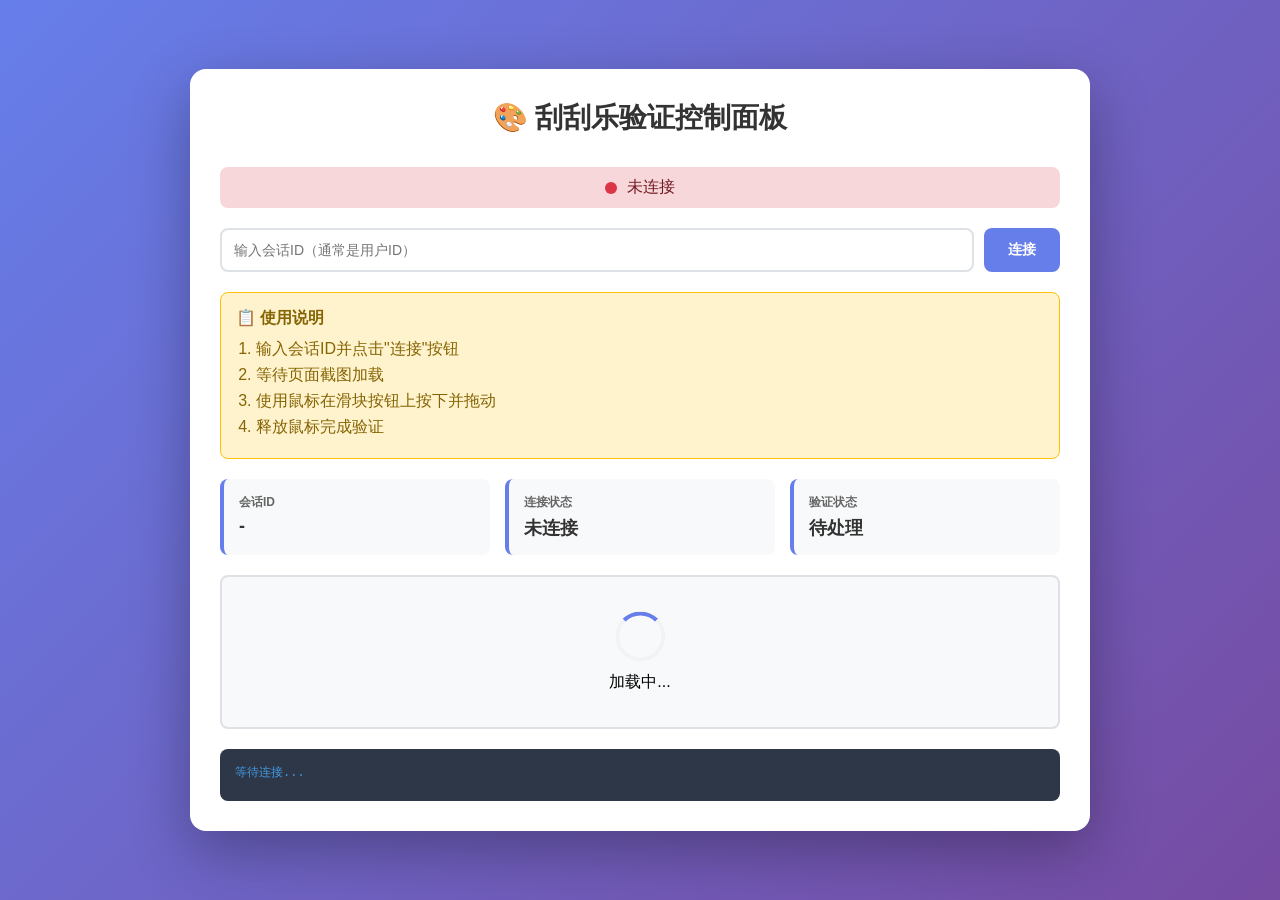
<file: captcha_control.html>
<!DOCTYPE html>
<html lang="zh-CN">
<head>
    <meta charset="UTF-8">
    <meta name="viewport" content="width=device-width, initial-scale=1.0">
    <title>刮刮乐验证控制面板</title>
    <style>
        * {
            margin: 0;
            padding: 0;
            box-sizing: border-box;
        }

        body {
            font-family: -apple-system, BlinkMacSystemFont, "Segoe UI", Roboto, "Helvetica Neue", Arial, sans-serif;
            background: linear-gradient(135deg, #667eea 0%, #764ba2 100%);
            min-height: 100vh;
            display: flex;
            justify-content: center;
            align-items: center;
            padding: 20px;
        }

        .container {
            background: white;
            border-radius: 16px;
            box-shadow: 0 20px 60px rgba(0, 0, 0, 0.3);
            padding: 30px;
            max-width: 900px;
            width: 100%;
        }

        .header {
            text-align: center;
            margin-bottom: 30px;
        }

        .header h1 {
            color: #333;
            font-size: 28px;
            margin-bottom: 10px;
        }

        .status {
            display: flex;
            align-items: center;
            justify-content: center;
            gap: 10px;
            padding: 10px;
            border-radius: 8px;
            margin-bottom: 20px;
        }

        .status.connected {
            background: #d4edda;
            color: #155724;
        }

        .status.disconnected {
            background: #f8d7da;
            color: #721c24;
        }

        .status.completed {
            background: #d1ecf1;
            color: #0c5460;
        }

        .status-indicator {
            width: 12px;
            height: 12px;
            border-radius: 50%;
            animation: pulse 2s infinite;
        }

        .status.connected .status-indicator {
            background: #28a745;
        }

        .status.disconnected .status-indicator {
            background: #dc3545;
        }

        .status.completed .status-indicator {
            background: #17a2b8;
        }

        @keyframes pulse {
            0%, 100% { opacity: 1; }
            50% { opacity: 0.5; }
        }

        .canvas-container {
            position: relative;
            background: #f8f9fa;
            border: 2px solid #dee2e6;
            border-radius: 8px;
            overflow: hidden;
            margin-bottom: 20px;
            max-height: 600px;
            display: flex;
            justify-content: center;
            align-items: center;
        }

        #captchaCanvas {
            max-width: 100%;
            display: block;
            cursor: crosshair;
        }

        .loading {
            position: absolute;
            top: 50%;
            left: 50%;
            transform: translate(-50%, -50%);
            text-align: center;
        }

        .spinner {
            border: 4px solid #f3f3f3;
            border-top: 4px solid #667eea;
            border-radius: 50%;
            width: 50px;
            height: 50px;
            animation: spin 1s linear infinite;
            margin: 0 auto 10px;
        }

        @keyframes spin {
            0% { transform: rotate(0deg); }
            100% { transform: rotate(360deg); }
        }

        .info-panel {
            display: grid;
            grid-template-columns: repeat(auto-fit, minmax(200px, 1fr));
            gap: 15px;
            margin-bottom: 20px;
        }

        .info-card {
            background: #f8f9fa;
            padding: 15px;
            border-radius: 8px;
            border-left: 4px solid #667eea;
        }

        .info-card h3 {
            color: #666;
            font-size: 12px;
            text-transform: uppercase;
            margin-bottom: 5px;
        }

        .info-card p {
            color: #333;
            font-size: 18px;
            font-weight: bold;
        }

        .instructions {
            background: #fff3cd;
            border: 1px solid #ffc107;
            border-radius: 8px;
            padding: 15px;
            margin-bottom: 20px;
        }

        .instructions h3 {
            color: #856404;
            margin-bottom: 10px;
            font-size: 16px;
        }

        .instructions ol {
            margin-left: 20px;
            color: #856404;
        }

        .instructions li {
            margin-bottom: 5px;
        }

        .session-input {
            display: flex;
            gap: 10px;
            margin-bottom: 20px;
        }

        .session-input input {
            flex: 1;
            padding: 12px;
            border: 2px solid #dee2e6;
            border-radius: 8px;
            font-size: 14px;
        }

        .session-input button {
            padding: 12px 24px;
            background: #667eea;
            color: white;
            border: none;
            border-radius: 8px;
            font-size: 14px;
            font-weight: bold;
            cursor: pointer;
            transition: background 0.3s;
        }

        .session-input button:hover {
            background: #5568d3;
        }

        .session-input button:disabled {
            background: #ccc;
            cursor: not-allowed;
        }

        .log {
            background: #2d3748;
            color: #a0aec0;
            border-radius: 8px;
            padding: 15px;
            max-height: 200px;
            overflow-y: auto;
            font-family: 'Courier New', monospace;
            font-size: 12px;
        }

        .log-entry {
            margin-bottom: 5px;
        }

        .log-entry.success {
            color: #48bb78;
        }

        .log-entry.error {
            color: #f56565;
        }

        .log-entry.info {
            color: #4299e1;
        }
    </style>
</head>
<body>
    <div class="container">
        <div class="header">
            <h1>🎨 刮刮乐验证控制面板</h1>
        </div>

        <div id="status" class="status disconnected">
            <div class="status-indicator"></div>
            <span id="statusText">未连接</span>
        </div>

        <div class="session-input">
            <input type="text" id="sessionIdInput" placeholder="输入会话ID（通常是用户ID）" />
            <button id="connectBtn" onclick="connectSession()">连接</button>
        </div>

        <div class="instructions">
            <h3>📋 使用说明</h3>
            <ol>
                <li>输入会话ID并点击"连接"按钮</li>
                <li>等待页面截图加载</li>
                <li>使用鼠标在滑块按钮上按下并拖动</li>
                <li>释放鼠标完成验证</li>
            </ol>
        </div>

        <div class="info-panel">
            <div class="info-card">
                <h3>会话ID</h3>
                <p id="sessionIdDisplay">-</p>
            </div>
            <div class="info-card">
                <h3>连接状态</h3>
                <p id="connectionStatus">未连接</p>
            </div>
            <div class="info-card">
                <h3>验证状态</h3>
                <p id="verificationStatus">待处理</p>
            </div>
        </div>

        <div class="canvas-container" id="canvasContainer">
            <div class="loading" id="loading">
                <div class="spinner"></div>
                <p>加载中...</p>
            </div>
            <canvas id="captchaCanvas"></canvas>
        </div>

        <div class="log" id="log">
            <div class="log-entry info">等待连接...</div>
        </div>
    </div>

    <script>
        let ws = null;
        let currentSessionId = null;
        let canvas = null;
        let ctx = null;
        let isMouseDown = false;
        let lastMoveTime = 0;
        let moveThrottle = 5; // 节流：每10ms最多发送一次（极致流畅）
        let captchaOffset = {x: 0, y: 0}; // 滑块区域在页面中的偏移量

        // 初始化
        document.addEventListener('DOMContentLoaded', () => {
            canvas = document.getElementById('captchaCanvas');
            ctx = canvas.getContext('2d');

            // 检查是否为嵌入模式（从URL参数或iframe检测）
            const urlParams = new URLSearchParams(window.location.search);
            const isEmbed = urlParams.get('embed') === '1' || window.self !== window.top;
            
            if (isEmbed) {
                // 隐藏不必要的元素
                document.querySelector('.header').style.display = 'none';
                document.querySelector('.session-input').style.display = 'none';
                document.querySelector('.instructions').style.display = 'none';
                document.querySelector('.info-panel').style.display = 'none';
                document.querySelector('.log').style.display = 'none';
                document.getElementById('status').style.display = 'none';
                
                // 调整容器样式
                document.querySelector('.container').style.padding = '0';
                document.querySelector('.container').style.boxShadow = 'none';
                document.querySelector('.container').style.background = 'transparent';
                document.body.style.padding = '0';
            }

            // 检查是否有预设的会话ID
            if (window.INITIAL_SESSION_ID) {
                document.getElementById('sessionIdInput').value = window.INITIAL_SESSION_ID;
                connectSession();
            }

            // 鼠标事件
            canvas.addEventListener('mousedown', handleMouseDown);
            canvas.addEventListener('mousemove', handleMouseMove);
            canvas.addEventListener('mouseup', handleMouseUp);
            canvas.addEventListener('mouseleave', handleMouseUp);
        });

        function log(message, type = 'info') {
            const logEl = document.getElementById('log');
            const entry = document.createElement('div');
            entry.className = `log-entry ${type}`;
            const timestamp = new Date().toLocaleTimeString();
            entry.textContent = `[${timestamp}] ${message}`;
            logEl.appendChild(entry);
            logEl.scrollTop = logEl.scrollHeight;
        }

        function updateStatus(status, text) {
            const statusEl = document.getElementById('status');
            const statusTextEl = document.getElementById('statusText');
            
            statusEl.className = `status ${status}`;
            statusTextEl.textContent = text;
            
            document.getElementById('connectionStatus').textContent = text;
        }

        async function connectSession() {
            const sessionId = document.getElementById('sessionIdInput').value.trim();
            
            if (!sessionId) {
                alert('请输入会话ID');
                return;
            }

            currentSessionId = sessionId;
            document.getElementById('sessionIdDisplay').textContent = sessionId;
            document.getElementById('connectBtn').disabled = true;

            log(`正在连接会话: ${sessionId}`, 'info');

            try {
                // 建立 WebSocket 连接
                const wsUrl = `ws://${window.location.host}/api/captcha/ws/${sessionId}`;
                log(`WebSocket URL: ${wsUrl}`, 'info');
                
                ws = new WebSocket(wsUrl);

                ws.onopen = () => {
                    log('WebSocket 连接成功', 'success');
                    updateStatus('connected', '已连接');
                };

                ws.onmessage = async (event) => {
                    const data = JSON.parse(event.data);
                    handleWebSocketMessage(data);
                };

                ws.onerror = (error) => {
                    log(`WebSocket 错误: ${error}`, 'error');
                    updateStatus('disconnected', '连接错误');
                    document.getElementById('connectBtn').disabled = false;
                };

                ws.onclose = () => {
                    log('WebSocket 连接关闭', 'info');
                    updateStatus('disconnected', '连接已关闭');
                    document.getElementById('connectBtn').disabled = false;
                };

            } catch (error) {
                log(`连接失败: ${error}`, 'error');
                updateStatus('disconnected', '连接失败');
                document.getElementById('connectBtn').disabled = false;
            }
        }

        function handleWebSocketMessage(data) {
            const type = data.type;

            if (type === 'session_info') {
                log('收到会话信息', 'success');
                
                // 保存验证码容器偏移量
                if (data.captcha_info && data.captcha_info.x !== undefined) {
                    captchaOffset.x = Math.max(0, data.captcha_info.x - 10);
                    captchaOffset.y = Math.max(0, data.captcha_info.y - 10);
                    log(`验证码容器偏移: (${captchaOffset.x}, ${captchaOffset.y})`, 'info');
                    log(`容器大小: ${data.captcha_info.width}x${data.captcha_info.height}`, 'info');
                }
                
                displayScreenshot(data.screenshot);
            }

            else if (type === 'screenshot_update') {
                displayScreenshot(data.screenshot);
                
                // 如果是在等待验证结果时收到截图更新，说明验证失败
                const currentStatus = document.getElementById('verificationStatus').textContent;
                if (currentStatus === '验证中...') {
                    log('⚠️ 验证未通过，请重试', 'error');
                    document.getElementById('verificationStatus').textContent = '待处理';
                }
            }

            else if (type === 'completed') {
                log('✅ 验证成功！', 'success');
                updateStatus('completed', '验证成功');
                document.getElementById('verificationStatus').textContent = '已完成';
                
                // 显示成功提示
                setTimeout(() => {
                    alert('✅ 验证成功！页面即将关闭...');
                    if (ws) {
                        ws.close();
                    }
                }, 500);
            }

            else if (type === 'error') {
                log(`错误: ${data.message}`, 'error');
            }
        }

        function displayScreenshot(base64Image) {
            const img = new Image();
            img.onload = () => {
                // 调整 canvas 大小（只在必要时调整）
                if (canvas.width !== img.width || canvas.height !== img.height) {
                    canvas.width = img.width;
                    canvas.height = img.height;
                }
                
                // 使用 imageSmoothingEnabled 优化渲染
                ctx.imageSmoothingEnabled = true;
                ctx.imageSmoothingQuality = 'low'; // 低质量平滑，提升性能
                
                // 绘制图片
                ctx.drawImage(img, 0, 0);
                
                // 隐藏加载提示
                document.getElementById('loading').style.display = 'none';
                canvas.style.display = 'block';
            };
            // 使用 JPEG 格式（后端已改为 JPEG）
            img.src = `data:image/jpeg;base64,${base64Image}`;
        }

        function handleMouseDown(event) {
            if (!ws || ws.readyState !== WebSocket.OPEN) {
                return;
            }

            isMouseDown = true;
            const coords = getMouseCoords(event);
            
            log(`鼠标按下: (${coords.x}, ${coords.y})`, 'info');
            
            ws.send(JSON.stringify({
                type: 'mouse_event',
                event_type: 'down',
                x: coords.x,
                y: coords.y
            }));
        }

        function handleMouseMove(event) {
            if (!ws || ws.readyState !== WebSocket.OPEN || !isMouseDown) {
                return;
            }

            // 节流：限制发送频率，避免卡顿
            const now = Date.now();
            if (now - lastMoveTime < moveThrottle) {
                return; // 跳过这次事件
            }
            lastMoveTime = now;

            const coords = getMouseCoords(event);
            
            ws.send(JSON.stringify({
                type: 'mouse_event',
                event_type: 'move',
                x: coords.x,
                y: coords.y
            }));
        }

        function handleMouseUp(event) {
            if (!ws || ws.readyState !== WebSocket.OPEN || !isMouseDown) {
                return;
            }

            isMouseDown = false;
            const coords = getMouseCoords(event);
            
            log(`鼠标释放: (${coords.x}, ${coords.y})`, 'info');
            log(`等待验证结果...`, 'info');
            
            // 更新状态显示
            document.getElementById('verificationStatus').textContent = '验证中...';
            
            ws.send(JSON.stringify({
                type: 'mouse_event',
                event_type: 'up',
                x: coords.x,
                y: coords.y
            }));
        }

        function getMouseCoords(event) {
            const rect = canvas.getBoundingClientRect();
            const scaleX = canvas.width / rect.width;
            const scaleY = canvas.height / rect.height;
            
            // 计算canvas上的坐标
            const canvasX = Math.round((event.clientX - rect.left) * scaleX);
            const canvasY = Math.round((event.clientY - rect.top) * scaleY);
            
            // 转换为页面上的实际坐标（加上偏移量）
            return {
                x: canvasX + captchaOffset.x,
                y: canvasY + captchaOffset.y
            };
        }
    </script>
</body>
</html>
</file>
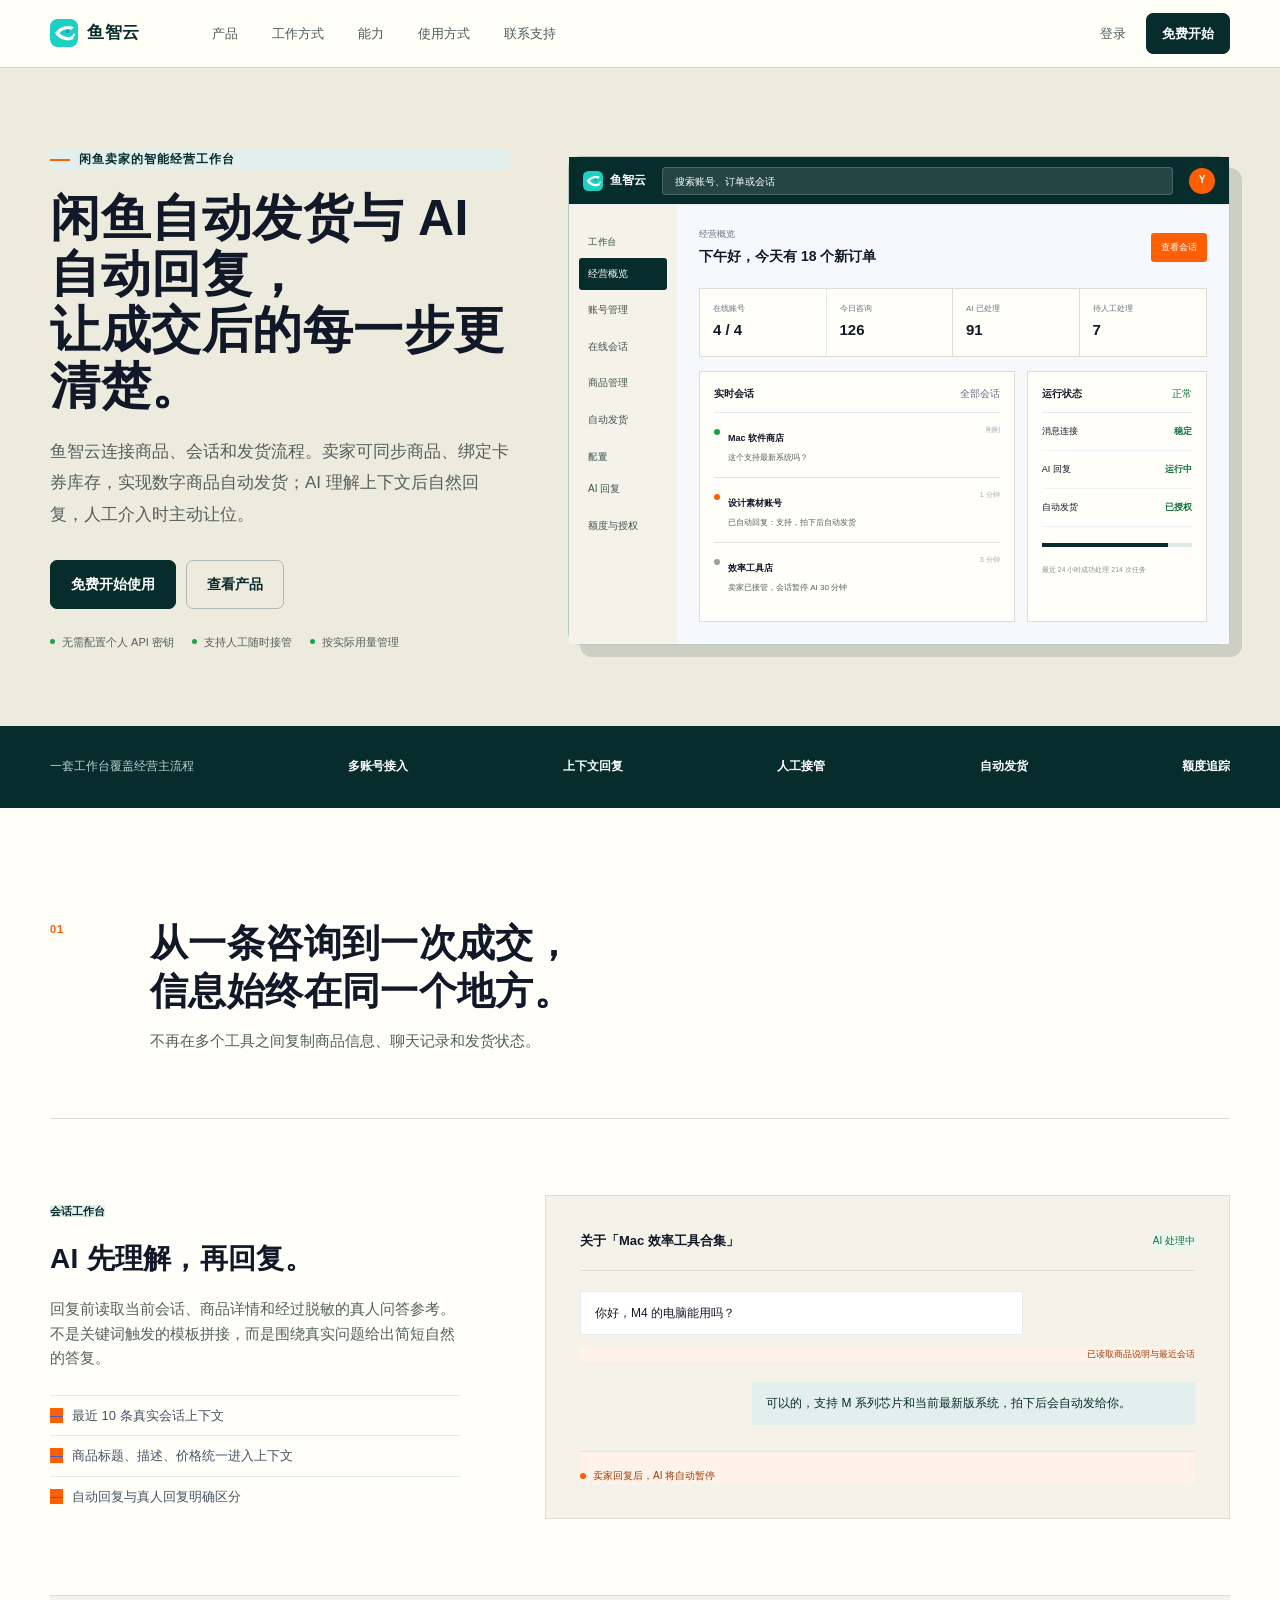
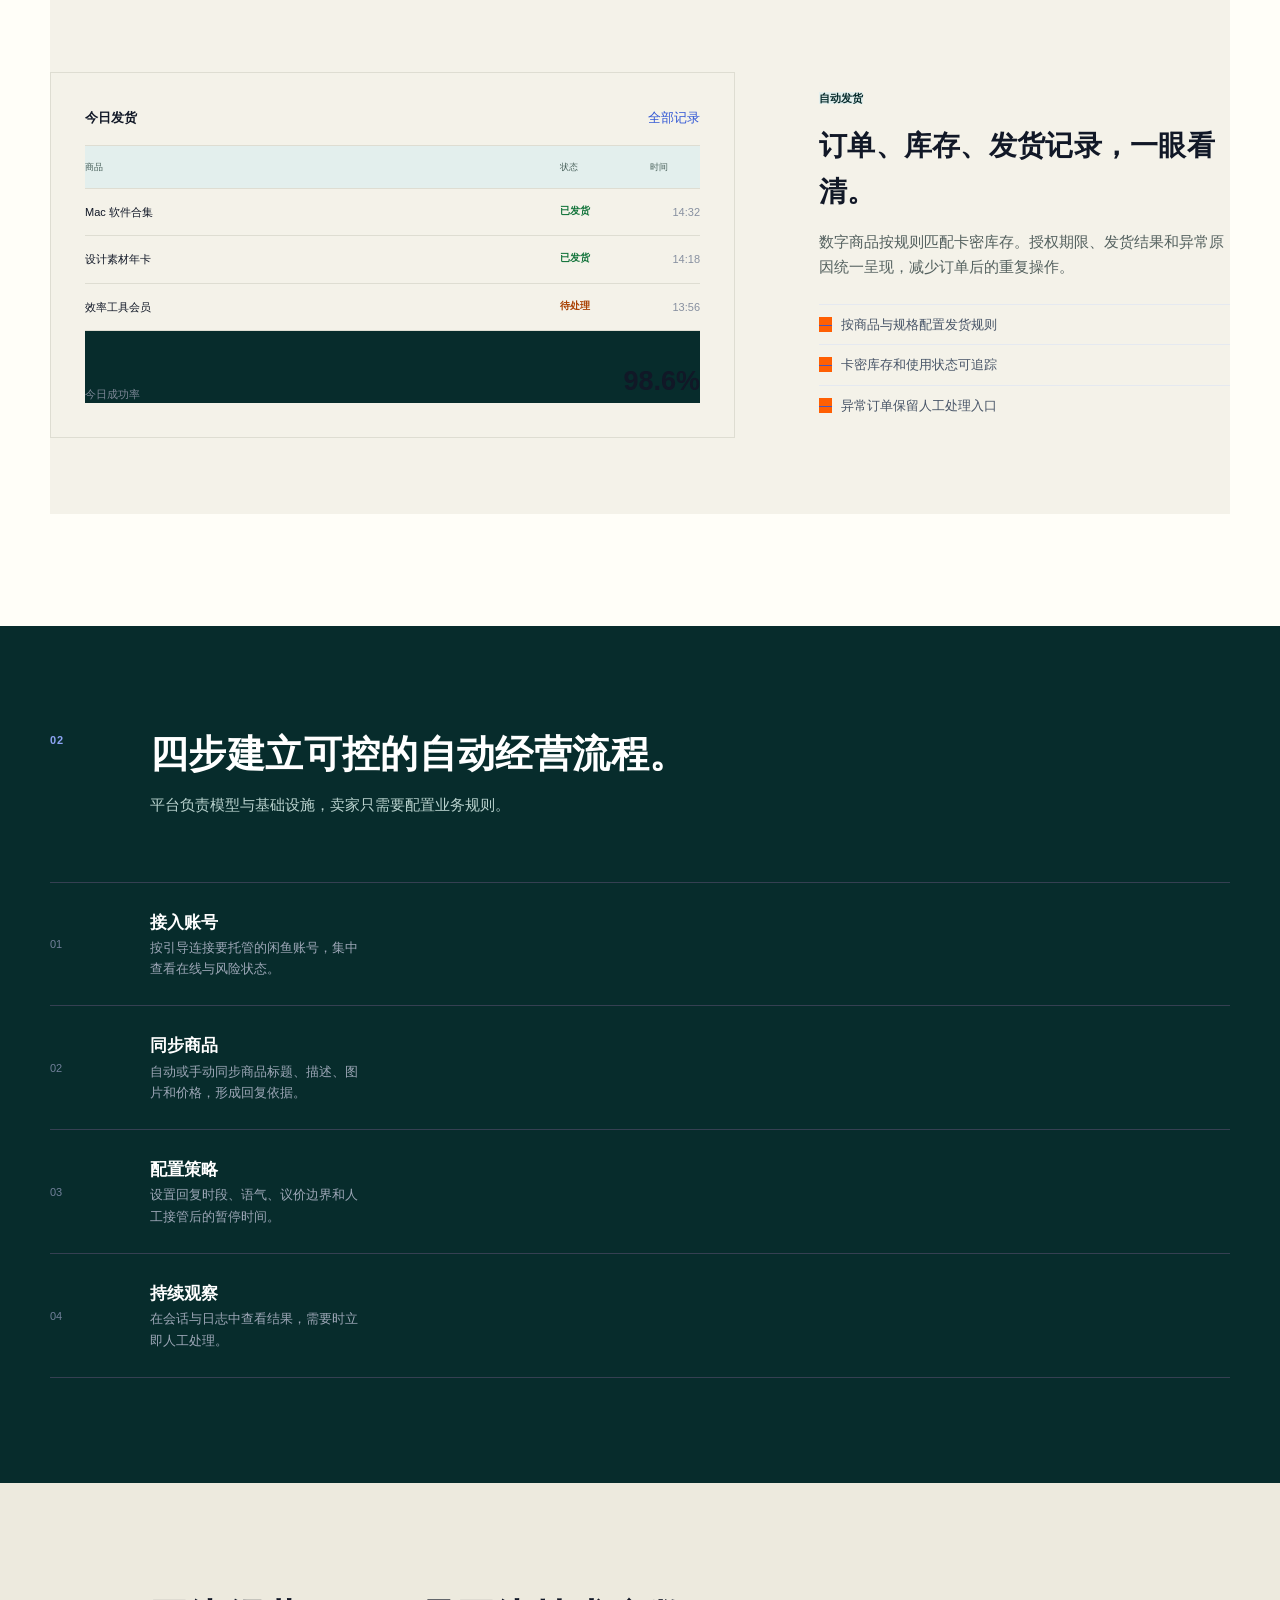
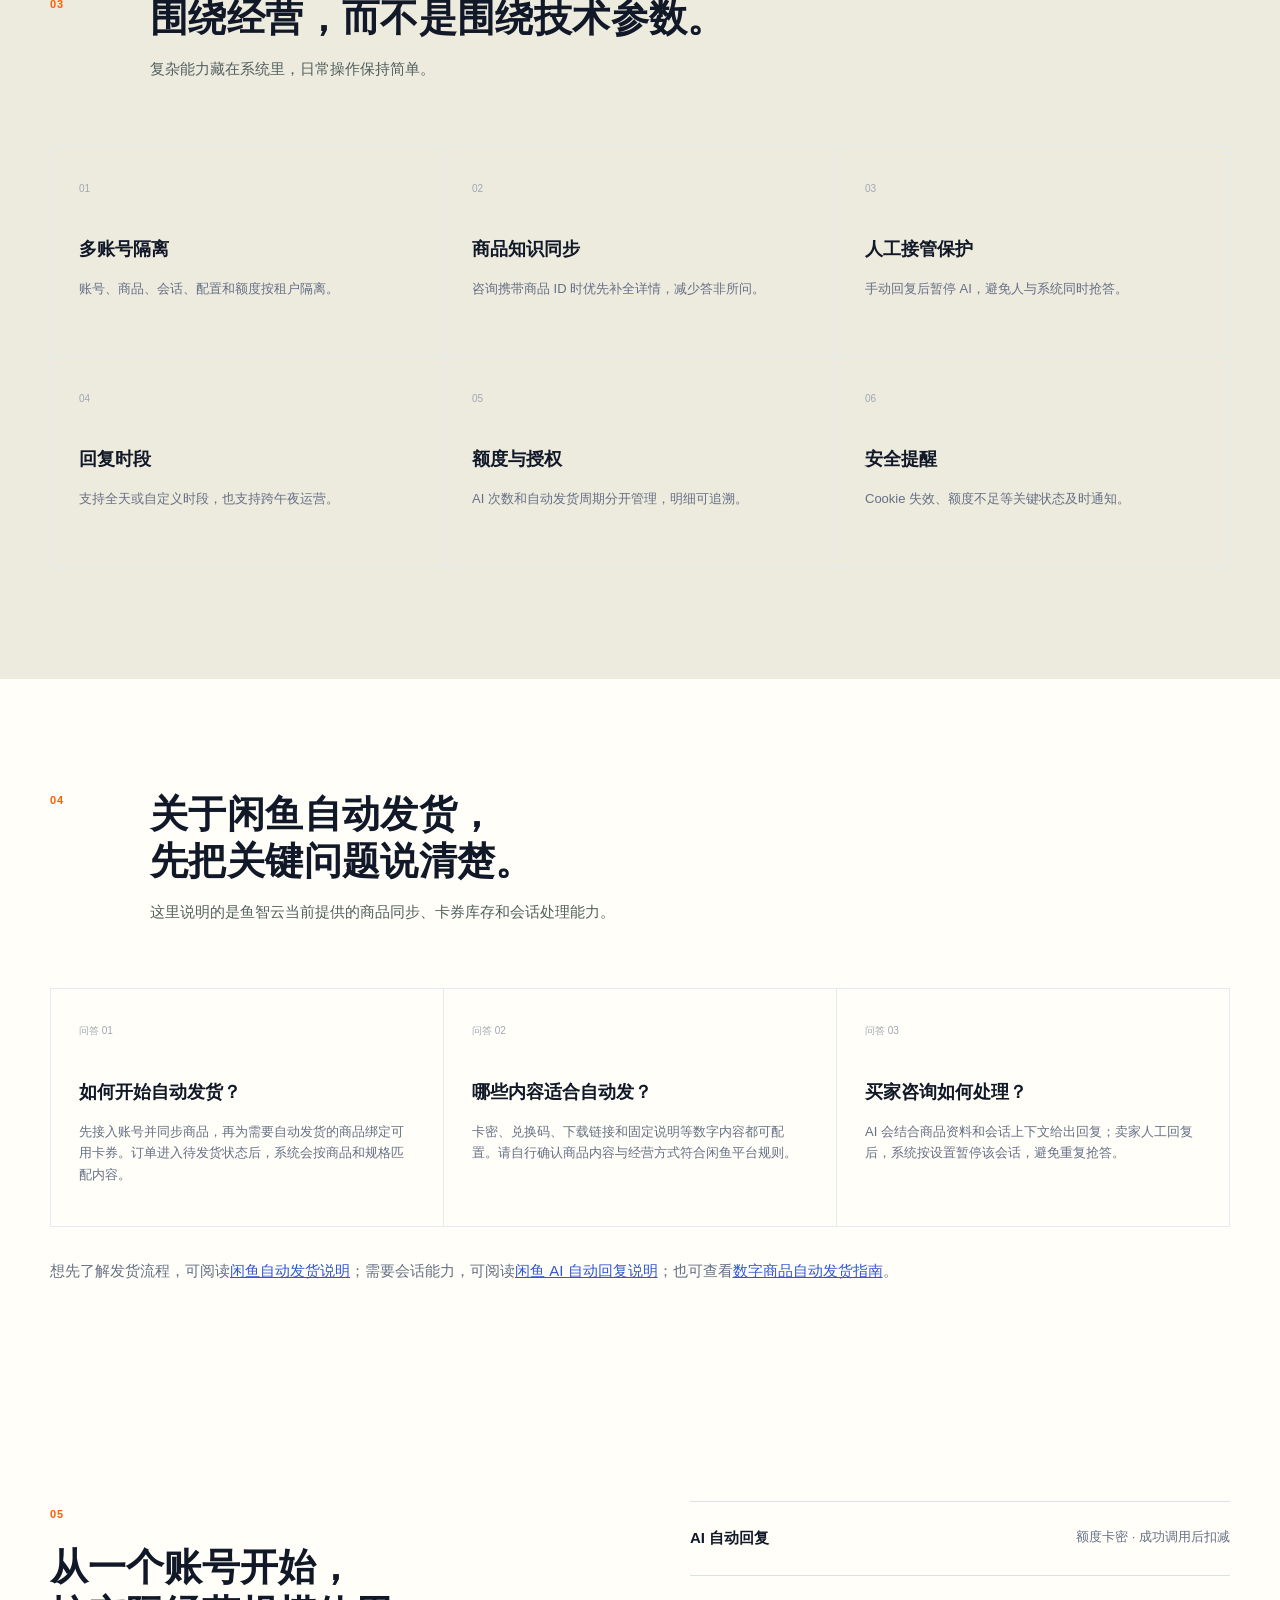
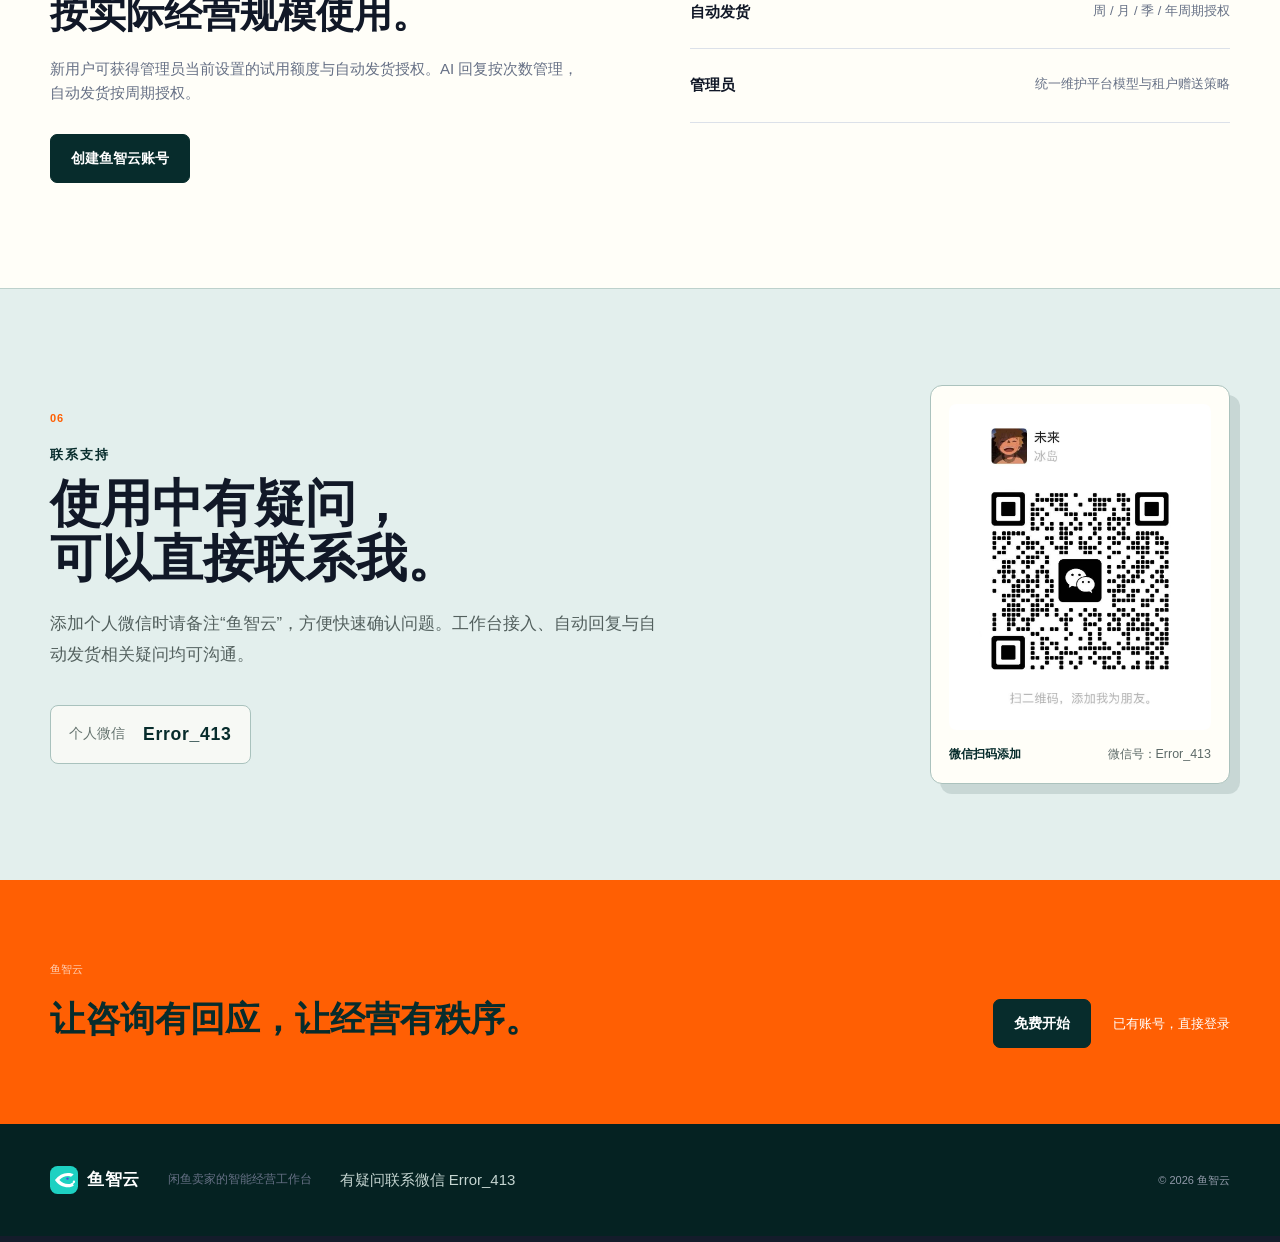
<file: static/landing.html>
<!doctype html>
<html lang="zh-CN">
<head>
  <meta charset="utf-8">
  <meta name="viewport" content="width=device-width,initial-scale=1">
  <meta name="theme-color" content="#072C2C">
  <title>闲鱼自动发货与 AI 自动回复工具｜鱼智云</title>
  <meta name="description" content="鱼智云是面向闲鱼卖家的自动发货与 AI 自动回复工具：同步商品、配置卡券库存、订单自动发货，并支持人工接管会话。">
  <meta name="keywords" content="闲鱼自动发货,闲鱼AI自动回复,闲鱼自动发货工具,闲鱼卖家工具,数字商品自动发货,鱼智云">
  <meta name="robots" content="index,follow">
  <link rel="canonical" href="https://xy.zyt2025.top/">
  <link rel="alternate" type="application/atom+xml" title="鱼智云公开内容" href="https://xy.zyt2025.top/feed.xml">
  <link rel="icon" type="image/svg+xml" href="/static/brand-mark.svg">
  <link rel="stylesheet" href="/static/css/fishcloud-site.css">
  <link rel="stylesheet" href="/static/css/open-design-site.css?v=1.1.0">
  <meta property="og:title" content="闲鱼自动发货与 AI 自动回复工具｜鱼智云">
  <meta property="og:description" content="同步闲鱼商品、管理卡券库存、自动发货并支持 AI 自动回复与人工接管。">
  <meta property="og:type" content="website">
  <meta property="og:url" content="https://xy.zyt2025.top/">
  <meta property="og:site_name" content="鱼智云">
  <meta property="og:locale" content="zh_CN">
  <meta name="twitter:card" content="summary">
  <script type="application/ld+json">{"@context":"https://schema.org","@graph":[{"@type":"Organization","@id":"https://xy.zyt2025.top/#organization","name":"鱼智云","url":"https://xy.zyt2025.top/","logo":"https://xy.zyt2025.top/static/brand-mark.svg"},{"@type":"WebSite","@id":"https://xy.zyt2025.top/#website","name":"鱼智云","url":"https://xy.zyt2025.top/","inLanguage":"zh-CN","publisher":{"@id":"https://xy.zyt2025.top/#organization"}},{"@type":"SoftwareApplication","name":"鱼智云","applicationCategory":"BusinessApplication","operatingSystem":"Web","description":"面向闲鱼卖家的自动发货与 AI 自动回复工作台","url":"https://xy.zyt2025.top/","featureList":["闲鱼商品同步","数字商品自动发货","AI 自动回复","人工会话接管","卡券库存管理"]}]}</script>
  <script type="application/ld+json">{"@context":"https://schema.org","@type":"FAQPage","mainEntity":[{"@type":"Question","name":"鱼智云可以做闲鱼自动发货吗？","acceptedAnswer":{"@type":"Answer","text":"可以。卖家同步商品后，为商品绑定可用卡券库存；订单满足条件时，系统按商品和规格匹配卡券并发送发货内容。"}},{"@type":"Question","name":"闲鱼自动发货适合哪些商品？","acceptedAnswer":{"@type":"Answer","text":"适合需要在成交后发送固定数字内容的商品，例如卡密、兑换码、下载地址或使用说明。卖家应自行确保商品和经营行为符合平台规则。"}},{"@type":"Question","name":"AI 自动回复会影响人工回复吗？","acceptedAnswer":{"@type":"Answer","text":"不会。卖家人工回复后，系统会按设置暂停该会话的 AI 回复，便于随时接管沟通。"}}]}</script>
</head>
<body>
  <header class="site-header">
    <div class="site-shell site-nav">
      <a class="site-brand" href="/"><img src="/static/brand-mark.svg" alt=""><span>鱼智云</span></a>
      <nav class="site-links" aria-label="主导航">
        <a href="#product">产品</a><a href="#workflow">工作方式</a><a href="#capabilities">能力</a><a href="#plans">使用方式</a><a href="#contact">联系支持</a>
      </nav>
      <div class="site-actions"><a class="text-link" href="/login.html">登录</a><a class="button button-primary" href="/register.html">免费开始</a></div>
    </div>
  </header>

  <main>
    <section class="hero">
      <div class="site-shell hero-layout">
        <div class="hero-copy">
          <div class="product-label"><span></span>闲鱼卖家的智能经营工作台</div>
          <h1>闲鱼自动发货与 AI 自动回复，<br>让成交后的每一步更清楚。</h1>
          <p>鱼智云连接商品、会话和发货流程。卖家可同步商品、绑定卡券库存，实现数字商品自动发货；AI 理解上下文后自然回复，人工介入时主动让位。</p>
          <div class="hero-actions"><a class="button button-primary button-large" href="/register.html">免费开始使用</a><a class="button button-quiet button-large" href="#product">查看产品</a></div>
          <div class="hero-note"><span>无需配置个人 API 密钥</span><span>支持人工随时接管</span><span>按实际用量管理</span></div>
        </div>

        <div class="product-window" aria-label="鱼智云工作台界面预览">
          <div class="window-bar"><div class="window-brand"><img src="/static/brand-mark.svg" alt="">鱼智云</div><div class="window-search">搜索账号、订单或会话</div><div class="window-avatar">Y</div></div>
          <div class="window-body">
            <aside class="window-nav">
              <b>工作台</b><span class="active">经营概览</span><span>账号管理</span><span>在线会话</span><span>商品管理</span><span>自动发货</span><b>配置</b><span>AI 回复</span><span>额度与授权</span>
            </aside>
            <div class="window-content">
              <div class="preview-head"><div><small>经营概览</small><strong>下午好，今天有 18 个新订单</strong></div><button>查看会话</button></div>
              <div class="metric-strip"><div><span>在线账号</span><b>4 / 4</b></div><div><span>今日咨询</span><b>126</b></div><div><span>AI 已处理</span><b>91</b></div><div><span>待人工处理</span><b>7</b></div></div>
              <div class="preview-grid">
                <section class="conversation-panel"><header><strong>实时会话</strong><span>全部会话</span></header><article><i class="status-dot"></i><div><b>Mac 软件商店</b><p>这个支持最新系统吗？</p></div><time>刚刚</time></article><article><i class="status-dot blue"></i><div><b>设计素材账号</b><p>已自动回复：支持，拍下后自动发货</p></div><time>1 分钟</time></article><article><i class="status-dot muted"></i><div><b>效率工具店</b><p>卖家已接管，会话暂停 AI 30 分钟</p></div><time>3 分钟</time></article></section>
                <section class="health-panel"><header><strong>运行状态</strong><span>正常</span></header><div class="health-row"><span>消息连接</span><b>稳定</b></div><div class="health-row"><span>AI 回复</span><b>运行中</b></div><div class="health-row"><span>自动发货</span><b>已授权</b></div><div class="health-line"><span style="width:84%"></span></div><small>最近 24 小时成功处理 214 次任务</small></section>
              </div>
            </div>
          </div>
        </div>
      </div>
    </section>

    <section class="trust-row">
      <div class="site-shell trust-layout"><span>一套工作台覆盖经营主流程</span><b>多账号接入</b><b>上下文回复</b><b>人工接管</b><b>自动发货</b><b>额度追踪</b></div>
    </section>

    <section class="product-section" id="product">
      <div class="site-shell">
        <div class="section-heading"><span class="section-index">01</span><div><h2>从一条咨询到一次成交，<br>信息始终在同一个地方。</h2><p>不再在多个工具之间复制商品信息、聊天记录和发货状态。</p></div></div>
        <div class="feature-stage">
          <div class="feature-copy"><span class="feature-tag">会话工作台</span><h3>AI 先理解，再回复。</h3><p>回复前读取当前会话、商品详情和经过脱敏的真人问答参考。不是关键词触发的模板拼接，而是围绕真实问题给出简短自然的答复。</p><ul><li>最近 10 条真实会话上下文</li><li>商品标题、描述、价格统一进入上下文</li><li>自动回复与真人回复明确区分</li></ul></div>
          <div class="feature-visual chat-demo"><div class="chat-title"><b>关于「Mac 效率工具合集」</b><span>AI 处理中</span></div><div class="bubble buyer">你好，M4 的电脑能用吗？</div><div class="context-note">已读取商品说明与最近会话</div><div class="bubble seller">可以的，支持 M 系列芯片和当前最新版系统，拍下后会自动发给你。</div><div class="handoff"><span></span>卖家回复后，AI 将自动暂停</div></div>
        </div>
        <div class="feature-stage reverse">
          <div class="feature-copy"><span class="feature-tag">自动发货</span><h3>订单、库存、发货记录，一眼看清。</h3><p>数字商品按规则匹配卡密库存。授权期限、发货结果和异常原因统一呈现，减少订单后的重复操作。</p><ul><li>按商品与规格配置发货规则</li><li>卡密库存和使用状态可追踪</li><li>异常订单保留人工处理入口</li></ul></div>
          <div class="feature-visual order-demo"><div class="order-toolbar"><b>今日发货</b><span>全部记录</span></div><div class="order-row head"><span>商品</span><span>状态</span><span>时间</span></div><div class="order-row"><span>Mac 软件合集</span><b class="success">已发货</b><time>14:32</time></div><div class="order-row"><span>设计素材年卡</span><b class="success">已发货</b><time>14:18</time></div><div class="order-row"><span>效率工具会员</span><b class="pending">待处理</b><time>13:56</time></div><div class="order-summary"><span>今日成功率</span><strong>98.6%</strong></div></div>
        </div>
      </div>
    </section>

    <section class="workflow-section" id="workflow">
      <div class="site-shell">
        <div class="section-heading light"><span class="section-index">02</span><div><h2>四步建立可控的自动经营流程。</h2><p>平台负责模型与基础设施，卖家只需要配置业务规则。</p></div></div>
        <div class="workflow-list"><article><span>01</span><div><h3>接入账号</h3><p>按引导连接要托管的闲鱼账号，集中查看在线与风险状态。</p></div></article><article><span>02</span><div><h3>同步商品</h3><p>自动或手动同步商品标题、描述、图片和价格，形成回复依据。</p></div></article><article><span>03</span><div><h3>配置策略</h3><p>设置回复时段、语气、议价边界和人工接管后的暂停时间。</p></div></article><article><span>04</span><div><h3>持续观察</h3><p>在会话与日志中查看结果，需要时立即人工处理。</p></div></article></div>
      </div>
    </section>

    <section class="capability-section" id="capabilities">
      <div class="site-shell">
        <div class="section-heading"><span class="section-index">03</span><div><h2>围绕经营，而不是围绕技术参数。</h2><p>复杂能力藏在系统里，日常操作保持简单。</p></div></div>
        <div class="capability-table">
          <article><span>01</span><h3>多账号隔离</h3><p>账号、商品、会话、配置和额度按租户隔离。</p></article>
          <article><span>02</span><h3>商品知识同步</h3><p>咨询携带商品 ID 时优先补全详情，减少答非所问。</p></article>
          <article><span>03</span><h3>人工接管保护</h3><p>手动回复后暂停 AI，避免人与系统同时抢答。</p></article>
          <article><span>04</span><h3>回复时段</h3><p>支持全天或自定义时段，也支持跨午夜运营。</p></article>
          <article><span>05</span><h3>额度与授权</h3><p>AI 次数和自动发货周期分开管理，明细可追溯。</p></article>
          <article><span>06</span><h3>安全提醒</h3><p>Cookie 失效、额度不足等关键状态及时通知。</p></article>
        </div>
      </div>
    </section>

    <section class="product-section" id="faq" aria-labelledby="faqTitle">
      <div class="site-shell">
        <div class="section-heading"><span class="section-index">04</span><div><h2 id="faqTitle">关于闲鱼自动发货，<br>先把关键问题说清楚。</h2><p>这里说明的是鱼智云当前提供的商品同步、卡券库存和会话处理能力。</p></div></div>
        <div class="capability-table">
          <article><span>问答 01</span><h3>如何开始自动发货？</h3><p>先接入账号并同步商品，再为需要自动发货的商品绑定可用卡券。订单进入待发货状态后，系统会按商品和规格匹配内容。</p></article>
          <article><span>问答 02</span><h3>哪些内容适合自动发？</h3><p>卡密、兑换码、下载链接和固定说明等数字内容都可配置。请自行确认商品内容与经营方式符合闲鱼平台规则。</p></article>
          <article><span>问答 03</span><h3>买家咨询如何处理？</h3><p>AI 会结合商品资料和会话上下文给出回复；卖家人工回复后，系统按设置暂停该会话，避免重复抢答。</p></article>
        </div>
        <p style="margin:32px 0 0;color:#667085">想先了解发货流程，可阅读<a href="/xianyu-auto-delivery" style="color:#3157d5;text-decoration:underline">闲鱼自动发货说明</a>；需要会话能力，可阅读<a href="/xianyu-ai-auto-reply" style="color:#3157d5;text-decoration:underline">闲鱼 AI 自动回复说明</a>；也可查看<a href="/xianyu-digital-product-delivery-guide" style="color:#3157d5;text-decoration:underline">数字商品自动发货指南</a>。</p>
      </div>
    </section>

    <section class="plans-section" id="plans">
      <div class="site-shell plans-layout"><div><span class="section-index">05</span><h2>从一个账号开始，<br>按实际经营规模使用。</h2><p>新用户可获得管理员当前设置的试用额度与自动发货授权。AI 回复按次数管理，自动发货按周期授权。</p><a class="button button-primary button-large" href="/register.html">创建鱼智云账号</a></div><dl><div><dt>AI 自动回复</dt><dd>额度卡密 · 成功调用后扣减</dd></div><div><dt>自动发货</dt><dd>周 / 月 / 季 / 年周期授权</dd></div><div><dt>管理员</dt><dd>统一维护平台模型与租户赠送策略</dd></div></dl></div>
    </section>

    <section class="support-section" id="contact" aria-labelledby="supportTitle">
      <div class="site-shell support-layout">
        <div class="support-copy">
          <span class="section-index">06</span>
          <p class="support-kicker">联系支持</p>
          <h2 id="supportTitle">使用中有疑问，<br>可以直接联系我。</h2>
          <p>添加个人微信时请备注“鱼智云”，方便快速确认问题。工作台接入、自动回复与自动发货相关疑问均可沟通。</p>
          <div class="support-wechat-id"><span>个人微信</span><strong>Error_413</strong></div>
        </div>
        <figure class="support-qr-card">
          <img src="/static/wechat-error-413.jpg" alt="鱼智云个人微信 Error_413 二维码" width="888" height="1105" loading="lazy">
          <figcaption><strong>微信扫码添加</strong><span>微信号：Error_413</span></figcaption>
        </figure>
      </div>
    </section>

    <section class="final-cta"><div class="site-shell"><div><span>鱼智云</span><h2>让咨询有回应，让经营有秩序。</h2></div><div><a class="button button-white button-large" href="/register.html">免费开始</a><a class="cta-login" href="/login.html">已有账号，直接登录</a></div></div></section>
  </main>

  <footer class="site-footer"><div class="site-shell"><a class="site-brand" href="/"><img src="/static/brand-mark.svg" alt=""><span>鱼智云</span></a><p>闲鱼卖家的智能经营工作台</p><a href="#contact">有疑问联系微信 Error_413</a><span>© 2026 鱼智云</span></div></footer>
</body>
</html>
</file>
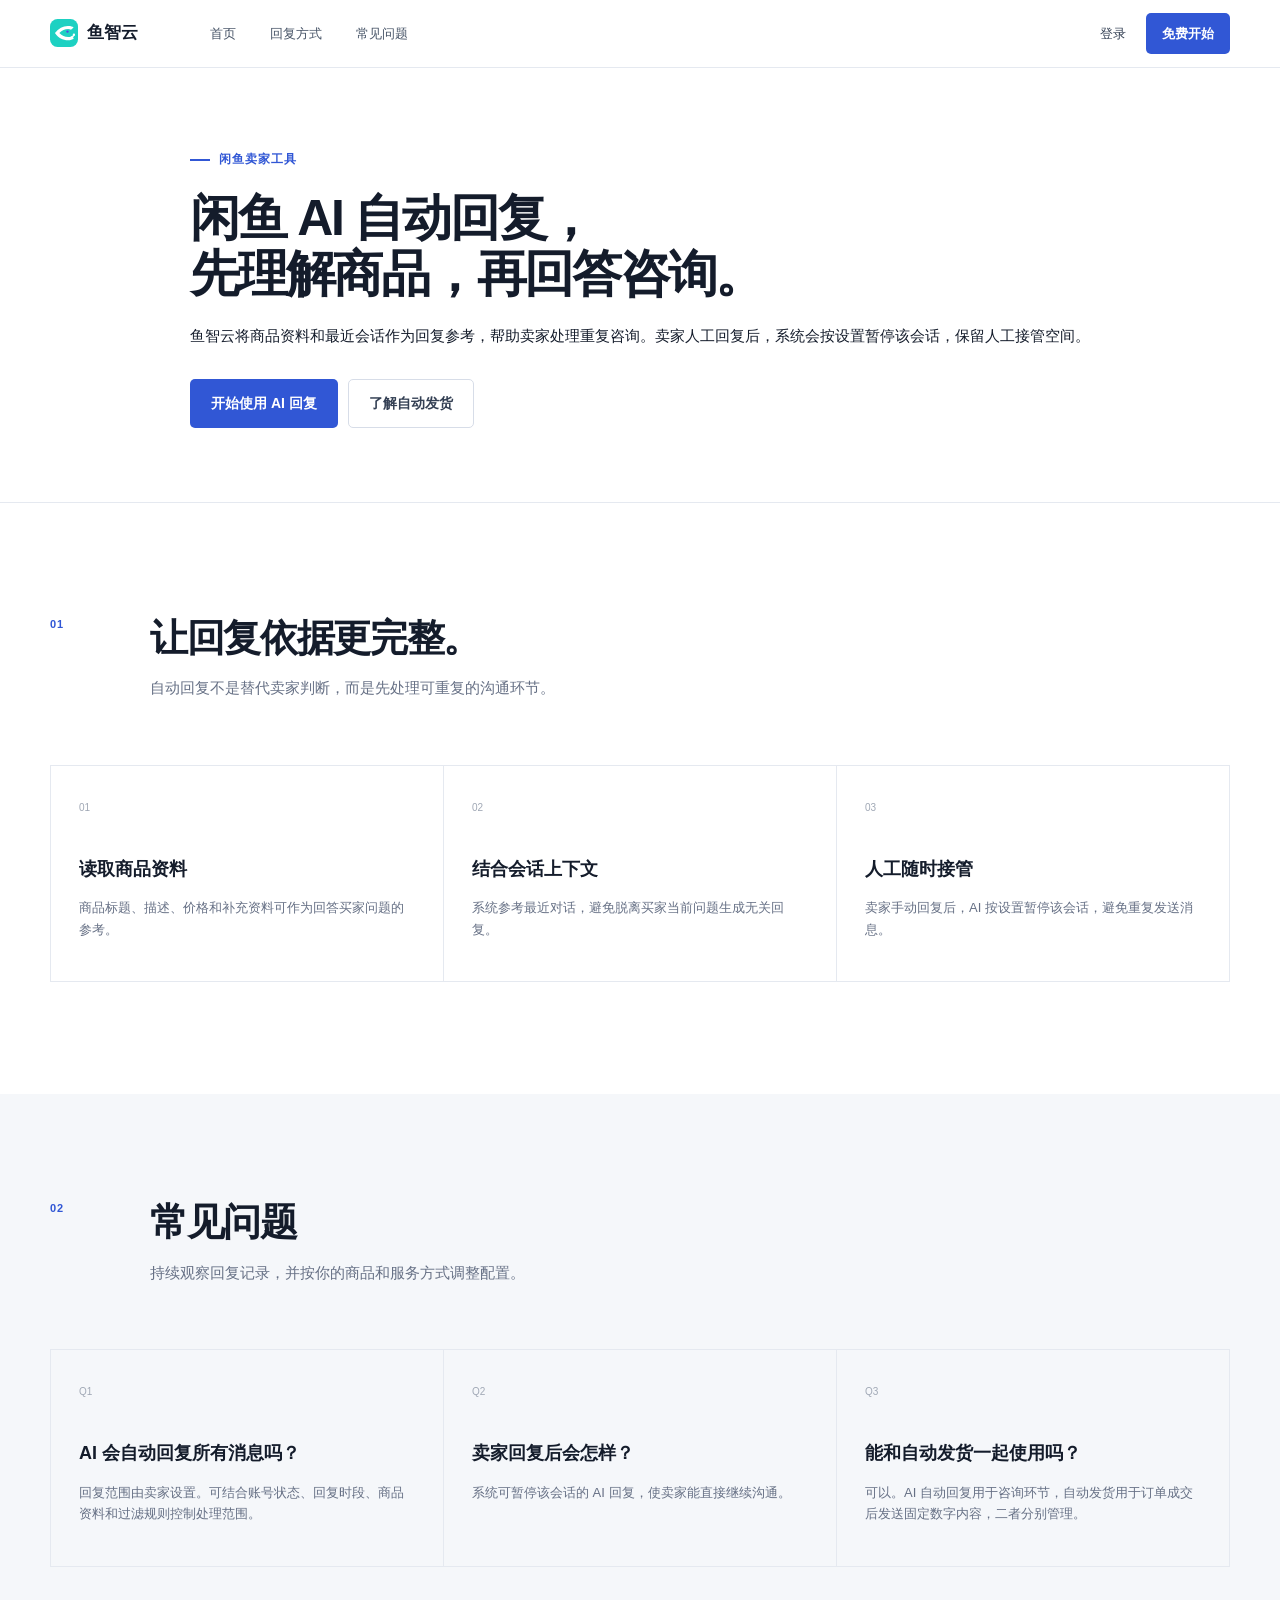
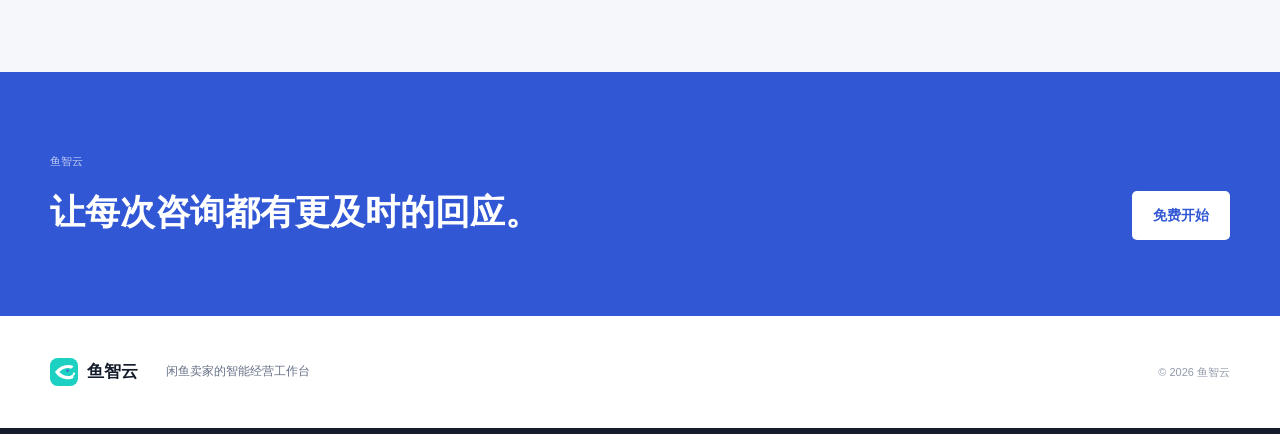
<file: static/xianyu-ai-auto-reply.html>
<!doctype html>
<html lang="zh-CN">
<head>
  <meta charset="utf-8"><meta name="viewport" content="width=device-width,initial-scale=1">
  <meta name="robots" content="index,follow,max-image-preview:large">
  <title>闲鱼 AI 自动回复工具：结合商品与会话上下文回复｜鱼智云</title>
  <meta name="description" content="鱼智云为闲鱼卖家提供 AI 自动回复：结合商品资料与会话上下文回答买家咨询，卖家人工回复后可自动暂停。">
  <link rel="canonical" href="https://xy.zyt2025.top/xianyu-ai-auto-reply"><link rel="icon" type="image/svg+xml" href="/static/brand-mark.svg"><link rel="stylesheet" href="/static/css/fishcloud-site.css">
  <meta property="og:title" content="闲鱼 AI 自动回复工具｜鱼智云"><meta property="og:description" content="结合商品资料与会话上下文处理买家咨询，支持人工接管。"><meta property="og:type" content="article"><meta property="og:url" content="https://xy.zyt2025.top/xianyu-ai-auto-reply">
  <script type="application/ld+json">{"@context":"https://schema.org","@type":"WebPage","name":"闲鱼 AI 自动回复工具","description":"鱼智云闲鱼 AI 自动回复说明","url":"https://xy.zyt2025.top/xianyu-ai-auto-reply","inLanguage":"zh-CN"}</script>
</head>
<body>
  <header class="site-header"><div class="site-shell site-nav"><a class="site-brand" href="/"><img src="/static/brand-mark.svg" alt="鱼智云"><span>鱼智云</span></a><nav class="site-links" aria-label="主导航"><a href="/">首页</a><a href="#method">回复方式</a><a href="#questions">常见问题</a></nav><div class="site-actions"><a class="text-link" href="/login.html">登录</a><a class="button button-primary" href="/register.html">免费开始</a></div></div></header>
  <main><section class="hero"><div class="site-shell" style="max-width:900px"><div class="product-label"><span></span>闲鱼卖家工具</div><h1>闲鱼 AI 自动回复，<br>先理解商品，再回答咨询。</h1><p>鱼智云将商品资料和最近会话作为回复参考，帮助卖家处理重复咨询。卖家人工回复后，系统会按设置暂停该会话，保留人工接管空间。</p><div class="hero-actions"><a class="button button-primary button-large" href="/register.html">开始使用 AI 回复</a><a class="button button-quiet button-large" href="/xianyu-auto-delivery">了解自动发货</a></div></div></section><section class="product-section" id="method"><div class="site-shell"><div class="section-heading"><span class="section-index">01</span><div><h2>让回复依据更完整。</h2><p>自动回复不是替代卖家判断，而是先处理可重复的沟通环节。</p></div></div><div class="capability-table"><article><span>01</span><h3>读取商品资料</h3><p>商品标题、描述、价格和补充资料可作为回答买家问题的参考。</p></article><article><span>02</span><h3>结合会话上下文</h3><p>系统参考最近对话，避免脱离买家当前问题生成无关回复。</p></article><article><span>03</span><h3>人工随时接管</h3><p>卖家手动回复后，AI 按设置暂停该会话，避免重复发送消息。</p></article></div></div></section><section class="plans-section" id="questions"><div class="site-shell"><div class="section-heading"><span class="section-index">02</span><div><h2>常见问题</h2><p>持续观察回复记录，并按你的商品和服务方式调整配置。</p></div></div><div class="capability-table"><article><span>Q1</span><h3>AI 会自动回复所有消息吗？</h3><p>回复范围由卖家设置。可结合账号状态、回复时段、商品资料和过滤规则控制处理范围。</p></article><article><span>Q2</span><h3>卖家回复后会怎样？</h3><p>系统可暂停该会话的 AI 回复，使卖家能直接继续沟通。</p></article><article><span>Q3</span><h3>能和自动发货一起使用吗？</h3><p>可以。AI 自动回复用于咨询环节，自动发货用于订单成交后发送固定数字内容，二者分别管理。</p></article></div></div></section><section class="final-cta"><div class="site-shell"><div><span>鱼智云</span><h2>让每次咨询都有更及时的回应。</h2></div><div><a class="button button-white button-large" href="/register.html">免费开始</a></div></div></section></main>
  <footer class="site-footer"><div class="site-shell"><a class="site-brand" href="/"><img src="/static/brand-mark.svg" alt="鱼智云"><span>鱼智云</span></a><p>闲鱼卖家的智能经营工作台</p><span>© 2026 鱼智云</span></div></footer>
</body></html>
</file>
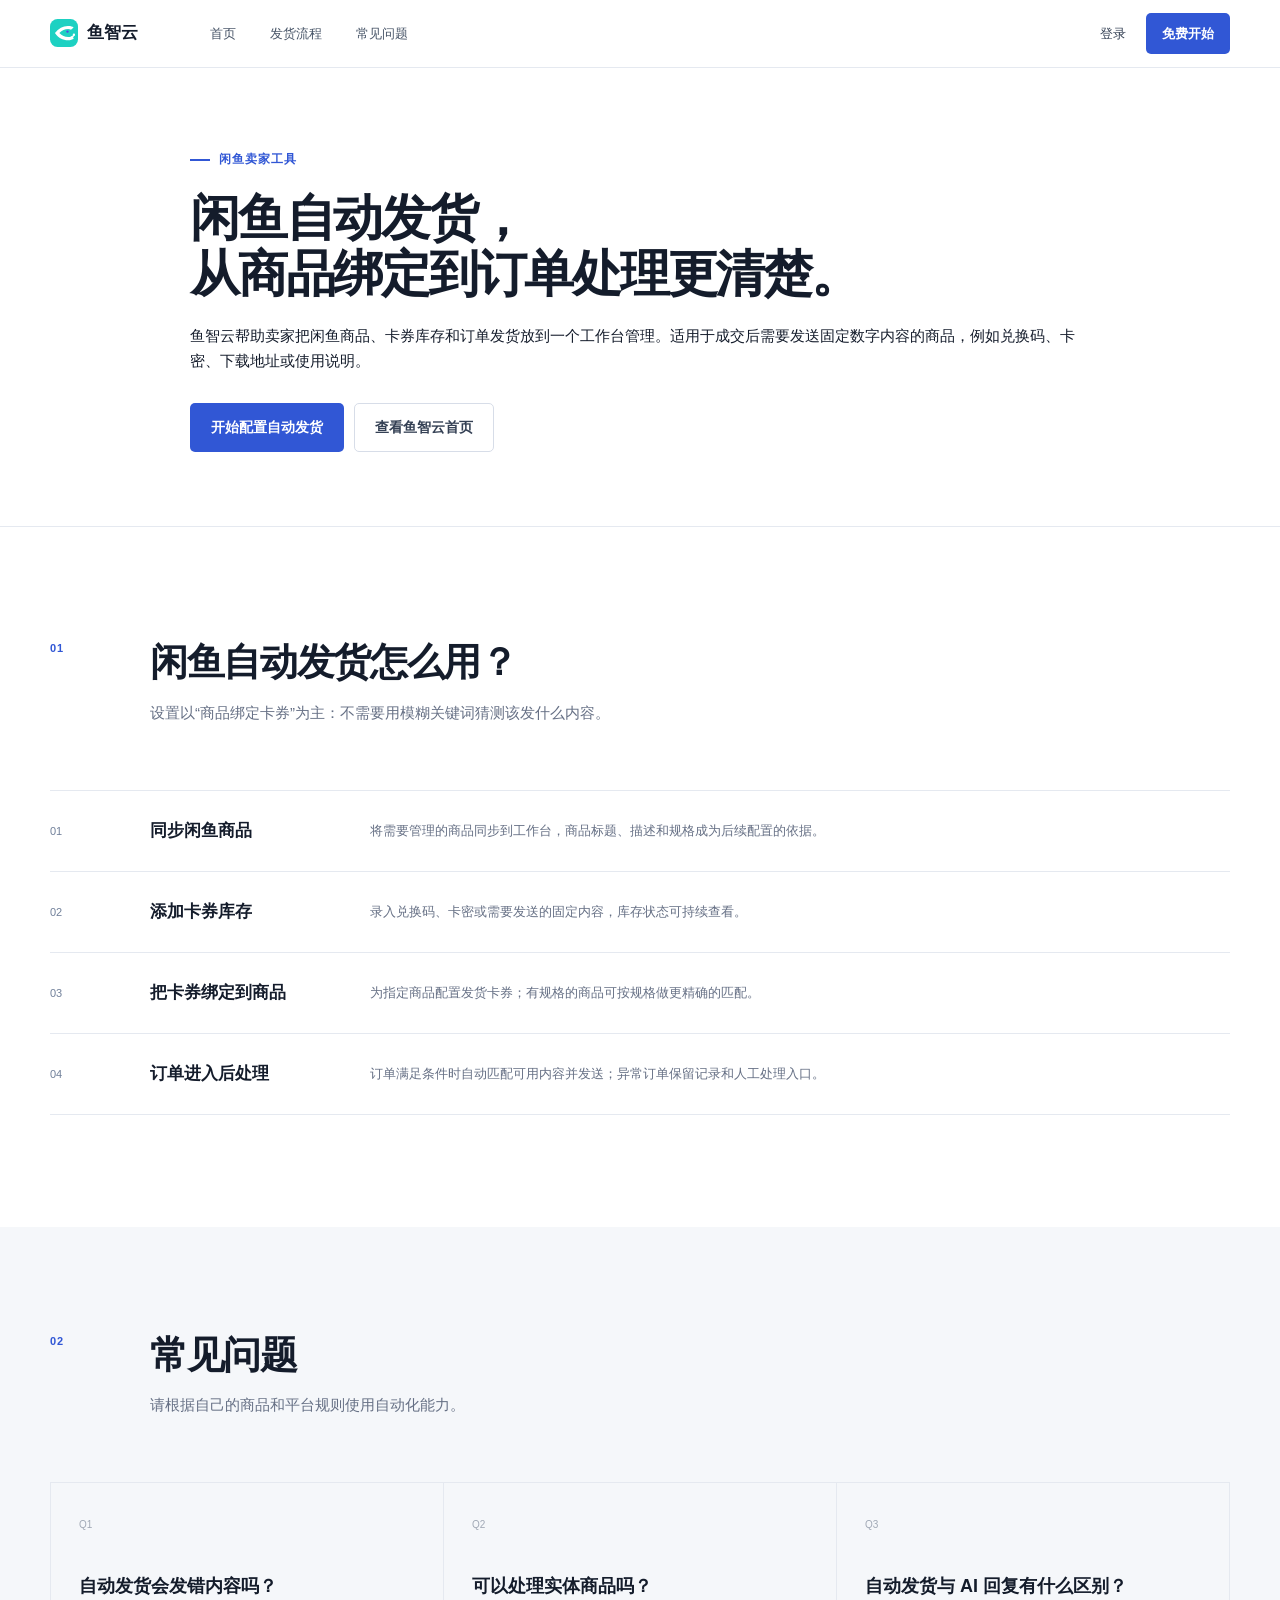
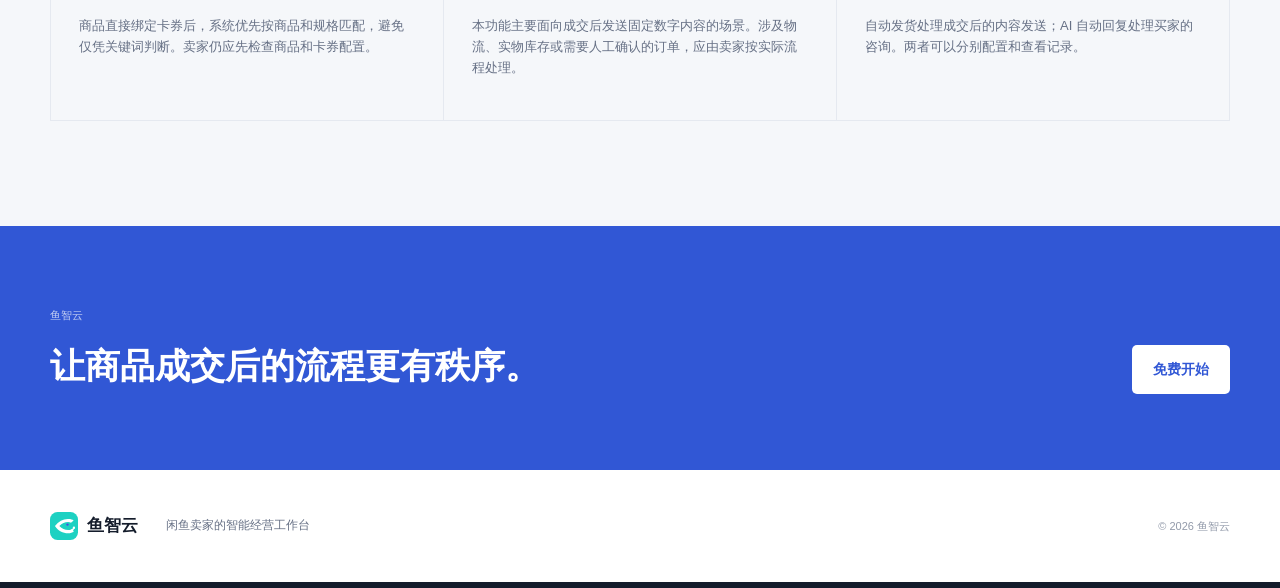
<file: static/xianyu-auto-delivery.html>
<!doctype html>
<html lang="zh-CN">
<head>
  <meta charset="utf-8">
  <meta name="viewport" content="width=device-width,initial-scale=1">
  <meta name="robots" content="index,follow,max-image-preview:large">
  <title>闲鱼自动发货工具：商品绑定卡券与订单自动处理｜鱼智云</title>
  <meta name="description" content="了解鱼智云的闲鱼自动发货流程：同步商品、为商品绑定卡券库存、按订单匹配内容，并保留异常订单的人工处理入口。">
  <link rel="canonical" href="https://xy.zyt2025.top/xianyu-auto-delivery">
  <link rel="icon" type="image/svg+xml" href="/static/brand-mark.svg">
  <link rel="stylesheet" href="/static/css/fishcloud-site.css">
  <meta property="og:title" content="闲鱼自动发货工具｜鱼智云">
  <meta property="og:description" content="商品同步、卡券库存和订单自动处理，帮助卖家管理数字商品发货流程。">
  <meta property="og:type" content="article"><meta property="og:url" content="https://xy.zyt2025.top/xianyu-auto-delivery">
  <script type="application/ld+json">{"@context":"https://schema.org","@type":"WebPage","name":"闲鱼自动发货工具：商品绑定卡券与订单自动处理","description":"鱼智云闲鱼自动发货流程说明","url":"https://xy.zyt2025.top/xianyu-auto-delivery","inLanguage":"zh-CN","about":{"@type":"SoftwareApplication","name":"鱼智云"}}</script>
</head>
<body>
  <header class="site-header"><div class="site-shell site-nav"><a class="site-brand" href="/"><img src="/static/brand-mark.svg" alt="鱼智云"><span>鱼智云</span></a><nav class="site-links" aria-label="主导航"><a href="/">首页</a><a href="#process">发货流程</a><a href="#questions">常见问题</a></nav><div class="site-actions"><a class="text-link" href="/login.html">登录</a><a class="button button-primary" href="/register.html">免费开始</a></div></div></header>
  <main>
    <section class="hero"><div class="site-shell" style="max-width:900px"><div class="product-label"><span></span>闲鱼卖家工具</div><h1>闲鱼自动发货，<br>从商品绑定到订单处理更清楚。</h1><p>鱼智云帮助卖家把闲鱼商品、卡券库存和订单发货放到一个工作台管理。适用于成交后需要发送固定数字内容的商品，例如兑换码、卡密、下载地址或使用说明。</p><div class="hero-actions"><a class="button button-primary button-large" href="/register.html">开始配置自动发货</a><a class="button button-quiet button-large" href="/">查看鱼智云首页</a></div></div></section>
    <section class="product-section" id="process"><div class="site-shell"><div class="section-heading"><span class="section-index">01</span><div><h2>闲鱼自动发货怎么用？</h2><p>设置以“商品绑定卡券”为主：不需要用模糊关键词猜测该发什么内容。</p></div></div><div class="workflow-list" style="color:#141c2b;border-color:#e5e9f0"><article style="border-color:#e5e9f0"><span>01</span><div><h3>同步闲鱼商品</h3></div><p style="color:#667085">将需要管理的商品同步到工作台，商品标题、描述和规格成为后续配置的依据。</p></article><article style="border-color:#e5e9f0"><span>02</span><div><h3>添加卡券库存</h3></div><p style="color:#667085">录入兑换码、卡密或需要发送的固定内容，库存状态可持续查看。</p></article><article style="border-color:#e5e9f0"><span>03</span><div><h3>把卡券绑定到商品</h3></div><p style="color:#667085">为指定商品配置发货卡券；有规格的商品可按规格做更精确的匹配。</p></article><article style="border-color:#e5e9f0"><span>04</span><div><h3>订单进入后处理</h3></div><p style="color:#667085">订单满足条件时自动匹配可用内容并发送；异常订单保留记录和人工处理入口。</p></article></div></div></section>
    <section class="plans-section" id="questions"><div class="site-shell"><div class="section-heading"><span class="section-index">02</span><div><h2>常见问题</h2><p>请根据自己的商品和平台规则使用自动化能力。</p></div></div><div class="capability-table"><article><span>Q1</span><h3>自动发货会发错内容吗？</h3><p>商品直接绑定卡券后，系统优先按商品和规格匹配，避免仅凭关键词判断。卖家仍应先检查商品和卡券配置。</p></article><article><span>Q2</span><h3>可以处理实体商品吗？</h3><p>本功能主要面向成交后发送固定数字内容的场景。涉及物流、实物库存或需要人工确认的订单，应由卖家按实际流程处理。</p></article><article><span>Q3</span><h3>自动发货与 AI 回复有什么区别？</h3><p>自动发货处理成交后的内容发送；AI 自动回复处理买家的咨询。两者可以分别配置和查看记录。</p></article></div></div></section>
    <section class="final-cta"><div class="site-shell"><div><span>鱼智云</span><h2>让商品成交后的流程更有秩序。</h2></div><div><a class="button button-white button-large" href="/register.html">免费开始</a></div></div></section>
  </main>
  <footer class="site-footer"><div class="site-shell"><a class="site-brand" href="/"><img src="/static/brand-mark.svg" alt="鱼智云"><span>鱼智云</span></a><p>闲鱼卖家的智能经营工作台</p><span>© 2026 鱼智云</span></div></footer>
</body>
</html>
</file>
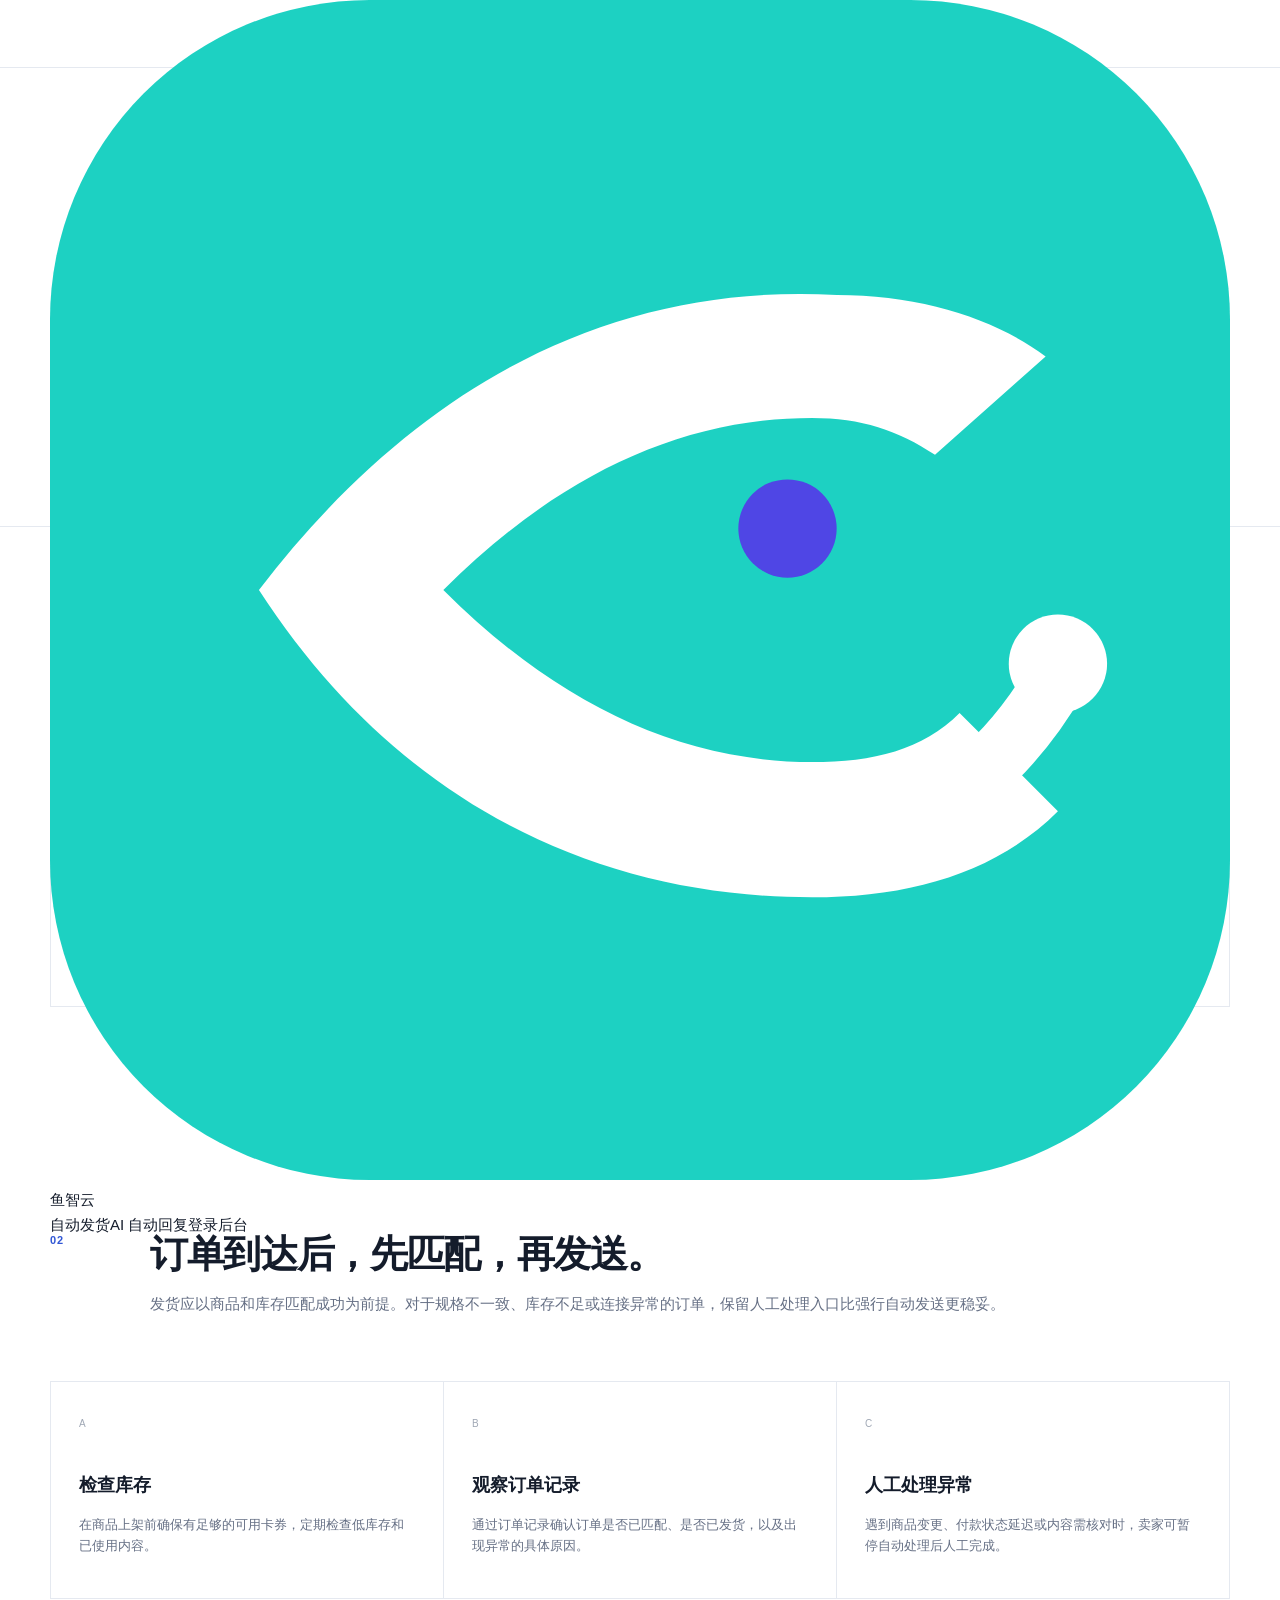
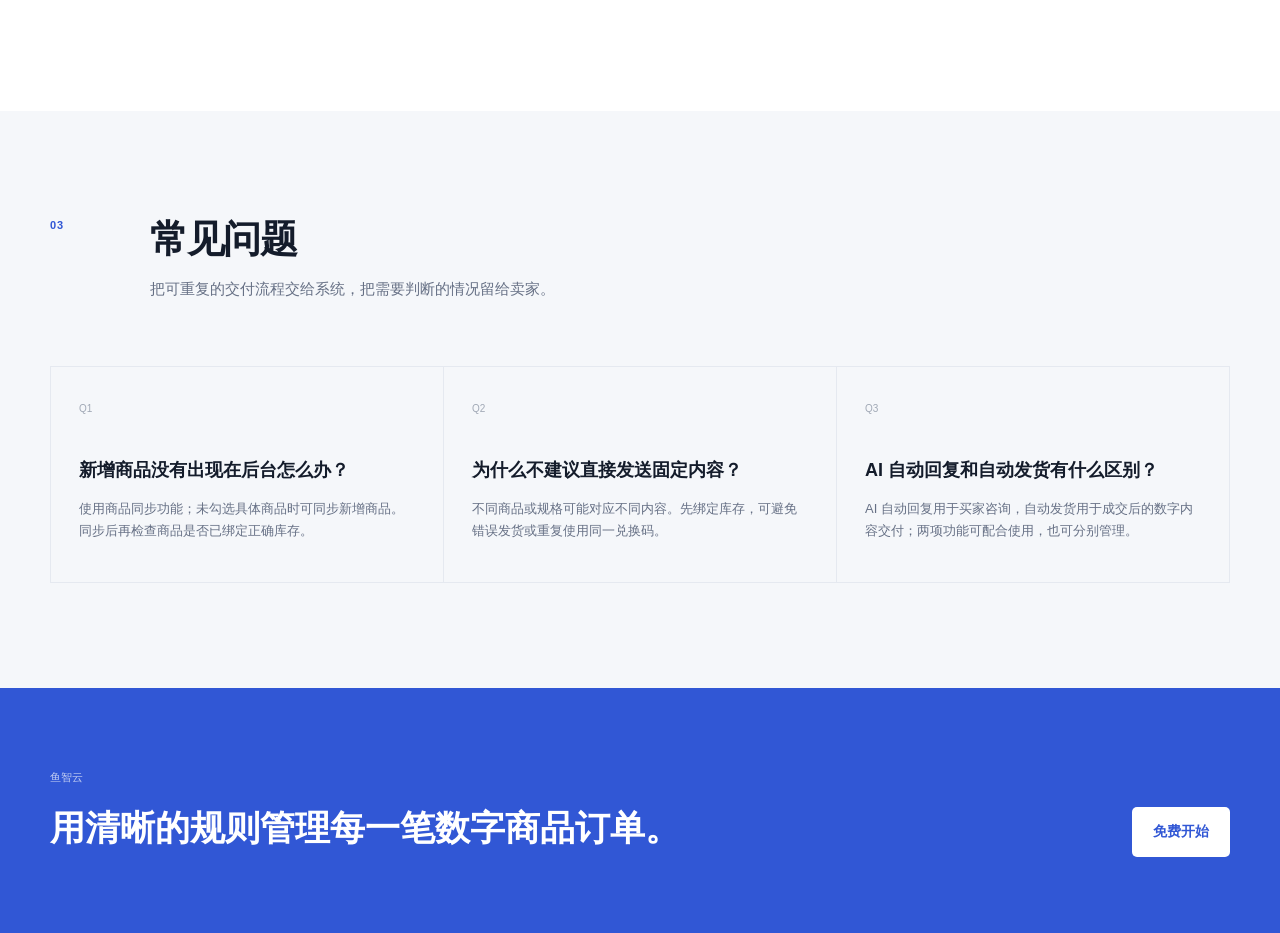
<file: static/xianyu-digital-product-delivery-guide.html>
<!doctype html>
<html lang="zh-CN">
<head>
  <meta charset="utf-8">
  <meta name="viewport" content="width=device-width, initial-scale=1">
  <meta name="robots" content="index,follow,max-image-preview:large">
  <title>闲鱼数字商品自动发货指南：配置卡券、库存与订单处理｜鱼智云</title>
  <meta name="description" content="面向闲鱼卖家的数字商品自动发货指南：了解商品同步、卡券库存绑定、订单匹配、异常处理和人工核对的基本流程。">
  <link rel="canonical" href="https://xy.zyt2025.top/xianyu-digital-product-delivery-guide">
  <link rel="alternate" type="application/atom+xml" title="鱼智云公开内容" href="https://xy.zyt2025.top/feed.xml">
  <link rel="icon" type="image/svg+xml" href="/static/brand-mark.svg">
  <link rel="stylesheet" href="/static/css/fishcloud-site.css">
  <meta property="og:title" content="闲鱼数字商品自动发货指南｜鱼智云">
  <meta property="og:description" content="商品同步、卡券库存、订单匹配和异常处理的基础说明。">
  <meta property="og:type" content="article">
  <meta property="og:url" content="https://xy.zyt2025.top/xianyu-digital-product-delivery-guide">
  <script type="application/ld+json">{"@context":"https://schema.org","@type":"Article","headline":"闲鱼数字商品自动发货指南","description":"面向闲鱼卖家的数字商品自动发货流程说明","inLanguage":"zh-CN","mainEntityOfPage":"https://xy.zyt2025.top/xianyu-digital-product-delivery-guide","publisher":{"@type":"Organization","name":"鱼智云","url":"https://xy.zyt2025.top/"}}</script>
  <script type="application/ld+json">{"@context":"https://schema.org","@type":"FAQPage","mainEntity":[{"@type":"Question","name":"哪些商品适合自动发货？","acceptedAnswer":{"@type":"Answer","text":"适合在成交后发送固定数字内容的商品，例如兑换码、下载地址、资料链接或使用说明。卖家应自行确保商品和经营行为符合平台规则。"}},{"@type":"Question","name":"商品新增后怎样进入自动发货？","acceptedAnswer":{"@type":"Answer","text":"先同步闲鱼商品，再为对应商品绑定可用卡券库存。订单到达后，系统按商品匹配库存并发送发货内容。"}},{"@type":"Question","name":"库存不足会怎样？","acceptedAnswer":{"@type":"Answer","text":"应在发货前补充库存并检查绑定关系。库存异常订单应由卖家人工核对后处理。"}}]}</script>
</head>
<body>
  <header class="site-header"><div class="site-shell nav-wrap"><a class="brand" href="/"><img src="/static/brand-mark.svg" alt="鱼智云"><span>鱼智云</span></a><nav><a href="/xianyu-auto-delivery">自动发货</a><a href="/xianyu-ai-auto-reply">AI 自动回复</a><a href="/login.html">登录后台</a></nav></div></header>
  <main>
    <section class="hero"><div class="site-shell" style="max-width:920px"><div class="product-label"><span></span>卖家运营指南</div><h1>闲鱼数字商品自动发货，<br>先把商品、库存和订单关系理清。</h1><p>自动发货适合处理成交后需要发送固定数字内容的场景。核心不是“发得更快”，而是让商品配置、卡券库存和订单处理有清晰的对应关系，出现异常时也能及时人工核对。</p><div class="hero-actions"><a class="button button-primary button-large" href="/register.html">开始配置自动发货</a><a class="button button-quiet button-large" href="/xianyu-auto-delivery">查看功能说明</a></div></div></section>
    <section class="product-section"><div class="site-shell"><div class="section-heading"><span class="section-index">01</span><div><h2>先同步商品，再设置发货内容。</h2><p>新增商品后，先从闲鱼同步到后台；不勾选具体商品时，系统可同步新出现的商品。同步完成后，确认商品标题和规格能被识别。</p></div></div><div class="capability-table"><article><span>01</span><h3>同步商品</h3><p>让后台取得商品信息，作为后续发货规则的匹配依据。</p></article><article><span>02</span><h3>创建卡券库存</h3><p>将兑换码、链接或说明整理为可管理的库存，避免把同一内容重复发送。</p></article><article><span>03</span><h3>绑定商品与卡券</h3><p>为需要自动发货的商品建立对应关系，使订单可以找到正确的发货内容。</p></article></div></div></section>
    <section class="product-section"><div class="site-shell"><div class="section-heading"><span class="section-index">02</span><div><h2>订单到达后，先匹配，再发送。</h2><p>发货应以商品和库存匹配成功为前提。对于规格不一致、库存不足或连接异常的订单，保留人工处理入口比强行自动发送更稳妥。</p></div></div><div class="capability-table"><article><span>A</span><h3>检查库存</h3><p>在商品上架前确保有足够的可用卡券，定期检查低库存和已使用内容。</p></article><article><span>B</span><h3>观察订单记录</h3><p>通过订单记录确认订单是否已匹配、是否已发货，以及出现异常的具体原因。</p></article><article><span>C</span><h3>人工处理异常</h3><p>遇到商品变更、付款状态延迟或内容需核对时，卖家可暂停自动处理后人工完成。</p></article></div></div></section>
    <section class="plans-section"><div class="site-shell"><div class="section-heading"><span class="section-index">03</span><div><h2>常见问题</h2><p>把可重复的交付流程交给系统，把需要判断的情况留给卖家。</p></div></div><div class="capability-table"><article><span>Q1</span><h3>新增商品没有出现在后台怎么办？</h3><p>使用商品同步功能；未勾选具体商品时可同步新增商品。同步后再检查商品是否已绑定正确库存。</p></article><article><span>Q2</span><h3>为什么不建议直接发送固定内容？</h3><p>不同商品或规格可能对应不同内容。先绑定库存，可避免错误发货或重复使用同一兑换码。</p></article><article><span>Q3</span><h3>AI 自动回复和自动发货有什么区别？</h3><p>AI 自动回复用于买家咨询，自动发货用于成交后的数字内容交付；两项功能可配合使用，也可分别管理。</p></article></div></div></section>
    <section class="final-cta"><div class="site-shell"><div><span>鱼智云</span><h2>用清晰的规则管理每一笔数字商品订单。</h2></div><div><a class="button button-white button-large" href="/register.html">免费开始</a></div></div></section>
  </main>
</body>
</html>
</file>
<file: static/css/fishcloud-site.css>
:root{--ink:#141c2b;--ink-2:#202b3d;--muted:#667085;--line:#e5e9f0;--soft:#f5f7fa;--blue:#3157d5;--blue-dark:#2444ad;--green:#1f9d68;--amber:#c47a18;--white:#fff}*{box-sizing:border-box}html{scroll-behavior:smooth}body{margin:0;color:var(--ink);font-family:Inter,"PingFang SC","Microsoft YaHei",sans-serif;font-size:15px;line-height:1.65;background:#fff}a{color:inherit;text-decoration:none}button{font:inherit}.site-shell{width:min(1180px,calc(100% - 48px));margin:auto}.site-header{height:68px;border-bottom:1px solid var(--line);background:rgba(255,255,255,.96);position:sticky;top:0;z-index:20}.site-nav{height:100%;display:flex;align-items:center}.site-brand{display:flex;align-items:center;gap:9px;font-weight:750;font-size:17px}.site-brand img{width:28px;height:28px}.site-links{display:flex;gap:34px;margin-left:72px}.site-links a{font-size:13px;color:#475467}.site-links a:hover{color:var(--blue)}.site-actions{margin-left:auto;display:flex;align-items:center;gap:20px}.text-link{font-size:13px;color:#344054}.button{display:inline-flex;align-items:center;justify-content:center;border:1px solid transparent;border-radius:5px;padding:9px 15px;font-size:13px;font-weight:650;transition:.18s ease}.button-primary{background:var(--blue);color:#fff}.button-primary:hover{background:var(--blue-dark)}.button-quiet{border-color:#d7dde8;background:#fff;color:#344054}.button-quiet:hover{border-color:#aeb8c9;background:#fafbfc}.button-large{padding:12px 20px;font-size:14px}.hero{padding:82px 0 74px;border-bottom:1px solid var(--line);overflow:hidden}.hero-layout{display:grid;grid-template-columns:.82fr 1.18fr;align-items:center;gap:58px}.product-label{display:flex;align-items:center;gap:9px;color:var(--blue);font-size:12px;font-weight:700;letter-spacing:.08em}.product-label span{width:20px;height:2px;background:var(--blue)}.hero h1{font-size:50px;line-height:1.12;letter-spacing:-.045em;margin:20px 0 22px;font-weight:720}.hero-copy>p{max-width:520px;color:var(--muted);font-size:17px;line-height:1.85}.hero-actions{display:flex;gap:10px;margin-top:30px}.hero-note{display:flex;flex-wrap:wrap;gap:18px;margin-top:24px;color:#7b8494;font-size:11px}.hero-note span:before{content:"";display:inline-block;width:5px;height:5px;border-radius:50%;background:#b2bac7;margin:0 7px 2px 0}.product-window{border:1px solid #dfe4ec;background:#fff;box-shadow:0 28px 65px rgba(31,42,61,.13)}.window-bar{height:48px;border-bottom:1px solid var(--line);display:flex;align-items:center;padding:0 14px;gap:16px}.window-brand{display:flex;align-items:center;gap:7px;font-size:12px;font-weight:700}.window-brand img{width:20px;height:20px}.window-search{height:28px;line-height:28px;background:#f5f7fa;border:1px solid #edf0f4;border-radius:4px;color:#9aa3b2;font-size:10px;padding:0 12px;flex:1}.window-avatar{width:26px;height:26px;border-radius:50%;background:#e7ebf7;color:var(--blue);font-size:10px;font-weight:700;display:grid;place-items:center}.window-body{display:grid;grid-template-columns:108px 1fr;min-height:410px}.window-nav{background:#172033;color:#8f9aae;padding:20px 10px;display:flex;flex-direction:column;gap:4px}.window-nav b{font-size:9px;letter-spacing:.08em;color:#59677d;padding:10px 9px 4px}.window-nav span{padding:8px 9px;font-size:10px;border-radius:3px}.window-nav span.active{background:#2b3d65;color:#fff}.window-content{padding:22px;background:#f7f8fb}.preview-head{display:flex;justify-content:space-between;align-items:center}.preview-head small{display:block;color:#7a8495;font-size:9px}.preview-head strong{display:block;font-size:14px;margin-top:3px}.preview-head button{border:0;border-radius:3px;background:var(--blue);color:#fff;font-size:9px;padding:7px 10px}.metric-strip{display:grid;grid-template-columns:repeat(4,1fr);margin:20px 0 14px;border:1px solid var(--line);background:#fff}.metric-strip div{padding:13px;border-right:1px solid var(--line)}.metric-strip div:last-child{border:0}.metric-strip span{display:block;color:#8790a0;font-size:8px}.metric-strip b{display:block;font-size:15px;margin-top:3px}.preview-grid{display:grid;grid-template-columns:1.4fr .8fr;gap:12px}.conversation-panel,.health-panel{background:#fff;border:1px solid var(--line);padding:14px}.conversation-panel header,.health-panel header,.order-toolbar{display:flex;justify-content:space-between;align-items:center;padding-bottom:10px;border-bottom:1px solid var(--line);font-size:10px}.conversation-panel header span,.order-toolbar span{color:var(--blue)}.health-panel header span{color:var(--green)}.conversation-panel article{display:flex;align-items:flex-start;gap:8px;padding:11px 0;border-bottom:1px solid #eff2f6}.conversation-panel article:last-child{border:0}.conversation-panel article div{flex:1}.conversation-panel b{font-size:9px}.conversation-panel p{font-size:8px;color:#788293;margin:2px 0}.conversation-panel time{font-size:7px;color:#a2a9b5}.status-dot{width:6px;height:6px;border-radius:50%;background:var(--green);margin-top:5px}.status-dot.blue{background:var(--blue)}.status-dot.muted{background:#aab1bc}.health-row{display:flex;justify-content:space-between;padding:11px 0;border-bottom:1px solid #eff2f6;font-size:9px}.health-row b{color:var(--green)}.health-line{height:4px;background:#eef1f5;margin:16px 0 8px}.health-line span{display:block;height:100%;background:var(--blue)}.health-panel small{font-size:7px;color:#8790a0}.trust-row{border-bottom:1px solid var(--line)}.trust-layout{height:82px;display:flex;align-items:center;justify-content:space-between}.trust-layout span{font-size:12px;color:#8790a0}.trust-layout b{font-size:12px;color:#455064;font-weight:600}.product-section,.capability-section{padding:112px 0}.section-heading{display:grid;grid-template-columns:100px 1fr;margin-bottom:64px}.section-index{font-size:11px;color:var(--blue);font-weight:700;letter-spacing:.08em}.section-heading h2{font-size:38px;line-height:1.25;letter-spacing:-.035em;margin:0}.section-heading p{color:var(--muted);font-size:15px;margin:14px 0 0}.feature-stage{display:grid;grid-template-columns:.75fr 1.25fr;gap:84px;align-items:center;padding:76px 0;border-top:1px solid var(--line)}.feature-stage.reverse{grid-template-columns:1.25fr .75fr}.feature-stage.reverse .feature-copy{order:2}.feature-tag{font-size:11px;color:var(--blue);font-weight:700}.feature-copy h3{font-size:28px;margin:13px 0 15px;letter-spacing:-.025em}.feature-copy p{color:var(--muted)}.feature-copy ul{list-style:none;padding:0;margin:24px 0 0}.feature-copy li{padding:9px 0;border-top:1px solid var(--line);font-size:13px;color:#475467}.feature-copy li:before{content:"—";color:var(--blue);margin-right:9px}.feature-visual{background:#f5f7fa;border:1px solid var(--line);padding:34px}.chat-title{display:flex;justify-content:space-between;align-items:center;padding-bottom:18px;border-bottom:1px solid #dfe4eb;font-size:13px}.chat-title span{font-size:10px;color:var(--green)}.bubble{max-width:72%;padding:12px 14px;margin-top:20px;font-size:12px;line-height:1.55}.bubble.buyer{background:#fff;border:1px solid var(--line)}.bubble.seller{background:#273b68;color:#fff;margin-left:auto}.context-note{text-align:right;font-size:9px;color:#8c95a4;margin-top:12px}.handoff{margin-top:26px;border-top:1px solid #dfe4eb;padding-top:16px;font-size:10px;color:#70798a}.handoff span{display:inline-block;width:6px;height:6px;background:var(--green);border-radius:50%;margin-right:7px}.order-demo{background:#fff}.order-toolbar{font-size:13px;padding-bottom:16px}.order-row{display:grid;grid-template-columns:1fr 90px 50px;padding:14px 0;border-bottom:1px solid var(--line);font-size:11px}.order-row.head{color:#929aaa;font-size:9px}.order-row time{text-align:right;color:#8790a0}.order-row b{font-size:10px}.success{color:var(--green)}.pending{color:var(--amber)}.order-summary{display:flex;justify-content:space-between;align-items:end;padding-top:28px}.order-summary span{color:#7d8797;font-size:11px}.order-summary strong{font-size:27px}.workflow-section{padding:105px 0;background:var(--ink);color:#fff}.section-heading.light p{color:#929daf}.section-heading.light .section-index{color:#8da4f3}.workflow-list{border-top:1px solid #354052}.workflow-list article{display:grid;grid-template-columns:100px 220px 1fr;align-items:center;border-bottom:1px solid #354052;padding:26px 0}.workflow-list article>span{font-size:11px;color:#71809a}.workflow-list h3{font-size:17px;margin:0}.workflow-list p{color:#9ca6b6;margin:0;font-size:13px}.capability-table{display:grid;grid-template-columns:repeat(3,1fr);border-top:1px solid var(--line);border-left:1px solid var(--line)}.capability-table article{min-height:210px;padding:28px;border-right:1px solid var(--line);border-bottom:1px solid var(--line)}.capability-table span{font-size:10px;color:#a0a8b5}.capability-table h3{font-size:18px;margin:36px 0 10px}.capability-table p{color:var(--muted);font-size:13px}.plans-section{padding:105px 0;background:var(--soft)}.plans-layout{display:grid;grid-template-columns:1fr 1fr;gap:100px}.plans-layout h2{font-size:38px;line-height:1.25;margin:18px 0}.plans-layout p{color:var(--muted);margin-bottom:28px}.plans-layout dl{margin:0;border-top:1px solid #dce1e9}.plans-layout dl div{padding:24px 0;border-bottom:1px solid #dce1e9;display:flex;justify-content:space-between}.plans-layout dt{font-weight:700}.plans-layout dd{margin:0;color:var(--muted);font-size:13px}.final-cta{background:var(--blue);color:#fff;padding:76px 0}.final-cta .site-shell{display:flex;justify-content:space-between;align-items:end}.final-cta span{font-size:11px;opacity:.7}.final-cta h2{font-size:35px;margin:10px 0 0}.final-cta .site-shell>div:last-child{display:flex;align-items:center;gap:22px}.button-white{background:#fff;color:var(--blue)}.cta-login{font-size:13px}.site-footer{padding:34px 0;border-bottom:6px solid var(--ink)}.site-footer .site-shell{display:flex;align-items:center;gap:28px}.site-footer p{color:var(--muted);font-size:12px}.site-footer .site-shell>span{margin-left:auto;color:#929aaa;font-size:11px}@media(max-width:900px){.site-links{display:none}.hero-layout,.feature-stage,.feature-stage.reverse,.plans-layout{grid-template-columns:1fr}.feature-stage.reverse .feature-copy{order:0}.hero{padding-top:54px}.hero h1{font-size:40px}.product-window{margin-top:20px}.trust-layout{overflow:auto;gap:26px;justify-content:flex-start}.trust-layout>*{white-space:nowrap}.feature-stage{gap:35px}.workflow-list article{grid-template-columns:60px 160px 1fr}.capability-table{grid-template-columns:repeat(2,1fr)}}@media(max-width:620px){.site-shell{width:min(100% - 30px,1180px)}.site-actions .text-link{display:none}.hero h1{font-size:34px}.hero-copy>p{font-size:15px}.product-window{overflow:hidden}.window-body{grid-template-columns:72px 1fr}.window-nav{padding:12px 5px}.window-nav span{font-size:8px;padding:7px 5px}.window-content{padding:12px}.metric-strip{grid-template-columns:repeat(2,1fr)}.preview-grid{grid-template-columns:1fr}.health-panel{display:none}.section-heading{grid-template-columns:1fr;gap:12px}.section-heading h2,.plans-layout h2{font-size:29px}.product-section,.capability-section{padding:76px 0}.feature-stage{padding:48px 0}.capability-table{grid-template-columns:1fr}.workflow-list article{grid-template-columns:44px 1fr}.workflow-list p{grid-column:2;margin-top:7px}.plans-layout{gap:48px}.plans-layout dl div{display:block}.plans-layout dd{margin-top:6px}.final-cta .site-shell{display:block}.final-cta .site-shell>div:last-child{margin-top:28px}.final-cta h2{font-size:29px}.site-footer p{display:none}}
</file>
<file: static/css/open-design-site.css>
/* Open Design Enterprise website layer */
:root { --od-ink:#072c2c; --od-ink-soft:#124747; --od-accent:#ff5f03; --od-success:#16a34a; --od-surface:#edeade; --od-paper:#fffef8; --od-line:#d8d7cd; --od-text:#111827; --od-muted:#667085; }
html { color-scheme: light; scroll-behavior: smooth; }
body { background:var(--od-surface); color:var(--od-text); font-family:Ubuntu,"PingFang SC","Microsoft YaHei",Arial,sans-serif; }
.site-shell { max-width:1200px; }
.site-header { background:rgba(255,254,248,.96); border-bottom:1px solid var(--od-line); box-shadow:none; }
.site-brand { color:var(--od-ink); font-family:Oswald,Ubuntu,"PingFang SC",sans-serif; letter-spacing:.03em; }
.site-links a,.text-link { color:#4c5b5b; }
.site-links a:hover,.text-link:hover { color:var(--od-ink); }
.button { border-radius:7px; font-weight:700; box-shadow:none; }
.button-primary { background:var(--od-ink); border-color:var(--od-ink); color:#fff; }
.button-primary:hover { background:var(--od-ink-soft); border-color:var(--od-ink-soft); transform:translateY(-1px); box-shadow:none; }
.button-quiet { border-color:#adb9b5; color:var(--od-ink); background:transparent; }
.button-quiet:hover { border-color:var(--od-ink); background:#e3efed; }
.hero { background:var(--od-surface); }
.product-label,.feature-tag { color:var(--od-ink); background:#e3efed; border-color:#b9d2ce; }
.product-label span { background:var(--od-accent); }
.hero h1,.section-heading h2,.feature-copy h3,.cta-copy h2 { color:var(--od-text); font-family:Oswald,Ubuntu,"PingFang SC",sans-serif; font-weight:600; letter-spacing:.01em; }
.hero p,.section-heading p,.feature-copy p { color:#53605e; }
.hero-note span { color:#52605d; }
.hero-note span::before { background:var(--od-success); }
.product-window { background:var(--od-paper); border:1px solid #b7c8c3; border-radius:12px; box-shadow:12px 12px 0 rgba(7,44,44,.14); }
.window-bar { background:var(--od-ink); }
.window-brand,.window-search { color:#fff; }
.window-search { background:rgba(255,255,255,.12); border-color:rgba(255,255,255,.18); }
.window-avatar,.preview-head button { background:var(--od-accent); color:#fff; }
.window-nav { background:#f4f2e9; border-color:#d8d7cd; }
.window-nav b { color:#70807b; }
.window-nav span { color:#40514e; }
.window-nav span.active { background:var(--od-ink); color:#fff; }
.preview-head small,.metric-strip span,.conversation-panel header span { color:#667085; }
.preview-head strong,.metric-strip b,.conversation-panel b,.health-panel strong { color:var(--od-text); }
.metric-strip,.conversation-panel,.health-panel { border-color:#deddd2; background:#fffef8; }
.metric-strip > div+div { border-color:#deddd2; }
.conversation-panel article { border-color:#e5e3db; }
.status-dot { background:var(--od-success); }.status-dot.blue { background:var(--od-accent); }.status-dot.muted { background:#9aa19e; }
.health-panel header span,.health-row b { color:#14723b; }.health-line { background:#dce9e5; }.health-line span { background:var(--od-ink); }
.trust-row { background:var(--od-ink); color:#fff; border:none; }.trust-row span { color:#b9d2ce; }.trust-row b { color:#fff; }
.product-section,.capabilities-section,.plans-section { background:var(--od-paper); }.section-index { color:var(--od-accent); }
.feature-stage { border-color:#deddd2; background:#fffef8; box-shadow:none; }.feature-stage.reverse { background:#f4f2e9; }
.feature-copy li::before { background:var(--od-accent); }
.feature-visual { background:#f4f2e9; border-color:#deddd2; }
.chat-title,.order-toolbar { border-color:#deddd2; }.chat-title span { color:#13743b; background:#eaf7ee; }.bubble.seller { background:#e3efed; color:var(--od-ink); }.context-note,.handoff { background:#fff2e8; color:#9b3c06; }.handoff span { background:var(--od-accent); }
.order-row { border-color:#deddd2; }.order-row.head { background:#e3efed; color:#48605a; }.order-row .success { color:#13743b; }.order-row .pending { color:#a93f00; }.order-summary { background:var(--od-ink); }
.workflow-section { background:var(--od-ink); }.workflow-section .section-heading h2 { color:#fff; }.workflow-section .section-heading p { color:#b9d2ce; }.workflow-section .section-index { color:var(--od-accent); }
.workflow-step { border-color:rgba(255,255,255,.2); background:rgba(255,255,255,.04); }.workflow-step .step-number { color:var(--od-accent); }.workflow-step h3 { color:#fff; }.workflow-step p { color:#c5d5d1; }
.capability-grid article { background:#fffef8; border-color:#deddd2; box-shadow:none; }.capability-grid article:hover { border-color:var(--od-ink); transform:translateY(-2px); }.capability-grid .capability-icon { background:#e3efed; color:var(--od-ink); }
.capability-grid h3,.plan h3 { color:var(--od-text); }.capability-grid p,.plan p { color:#5d6a68; }
.plans-grid .plan { background:#fffef8; border-color:#deddd2; box-shadow:none; }.plans-grid .plan.featured { border:2px solid var(--od-ink); }.plan .plan-label { background:var(--od-accent); color:#fff; }.plan strong { color:var(--od-ink); }.plan li::before { color:var(--od-success); }
.support-section { background:#e3efed; border-top:1px solid #bdd1cc; padding:96px 0; }
.support-layout { display:grid; grid-template-columns:minmax(0,1fr) 300px; align-items:center; gap:80px; }
.support-copy { max-width:660px; }
.support-kicker { margin:14px 0 12px; color:var(--od-ink); font-size:.82rem; font-weight:800; letter-spacing:.14em; text-transform:uppercase; }
.support-copy h2 { margin:0 0 22px; color:var(--od-text); font-family:Oswald,Ubuntu,"PingFang SC",sans-serif; font-size:clamp(2.25rem,4vw,4rem); line-height:1.06; font-weight:600; }
.support-copy > p:last-of-type { max-width:620px; color:#53605e; font-size:1.05rem; line-height:1.85; }
.support-wechat-id { display:inline-flex; align-items:center; gap:18px; margin-top:18px; padding:14px 18px; border:1px solid #a9c2bd; border-radius:8px; background:rgba(255,254,248,.72); }
.support-wechat-id span { color:#65736f; font-size:.86rem; }
.support-wechat-id strong { color:var(--od-ink); font-size:1.1rem; letter-spacing:.04em; }
.support-qr-card { margin:0; padding:18px; background:var(--od-paper); border:1px solid #abc2bd; border-radius:12px; box-shadow:10px 10px 0 rgba(7,44,44,.12); }
.support-qr-card img { display:block; width:100%; height:auto; aspect-ratio:888/1105; object-fit:cover; border-radius:7px; }
.support-qr-card figcaption { display:flex; justify-content:space-between; gap:12px; margin-top:14px; color:#5d6a68; font-size:.78rem; }
.support-qr-card figcaption strong { color:var(--od-ink); }
.final-cta { background:var(--od-accent); }.final-cta h2,.final-cta p { color:var(--od-ink); }.final-cta .button { background:var(--od-ink); border-color:var(--od-ink); color:#fff; }
.site-footer { background:#052222; color:#c5d5d1; }.site-footer a { color:#fff; }.site-footer > .site-shell > a:not(.site-brand) { color:#c5d5d1; text-decoration:none; }.site-footer > .site-shell > a:not(.site-brand):hover { color:#fff; text-decoration:underline; }
:where(a,button,input,select,textarea):focus-visible { outline:3px solid rgba(255,95,3,.62); outline-offset:3px; }
@media (max-width:760px) { .site-header { background:var(--od-paper); }.site-links { background:var(--od-paper); border-color:var(--od-line); }.product-window { box-shadow:6px 6px 0 rgba(7,44,44,.14); }.metric-strip > div+div { border-color:#deddd2; }.support-section { padding:64px 0; }.support-layout { grid-template-columns:1fr; gap:38px; }.support-qr-card { width:min(100%,300px); justify-self:center; }.support-qr-card figcaption { flex-direction:column; gap:3px; } }
@media (prefers-reduced-motion:reduce) { *,*::before,*::after { animation-duration:.01ms!important; animation-iteration-count:1!important; transition-duration:.01ms!important; scroll-behavior:auto!important; } }
</file>
